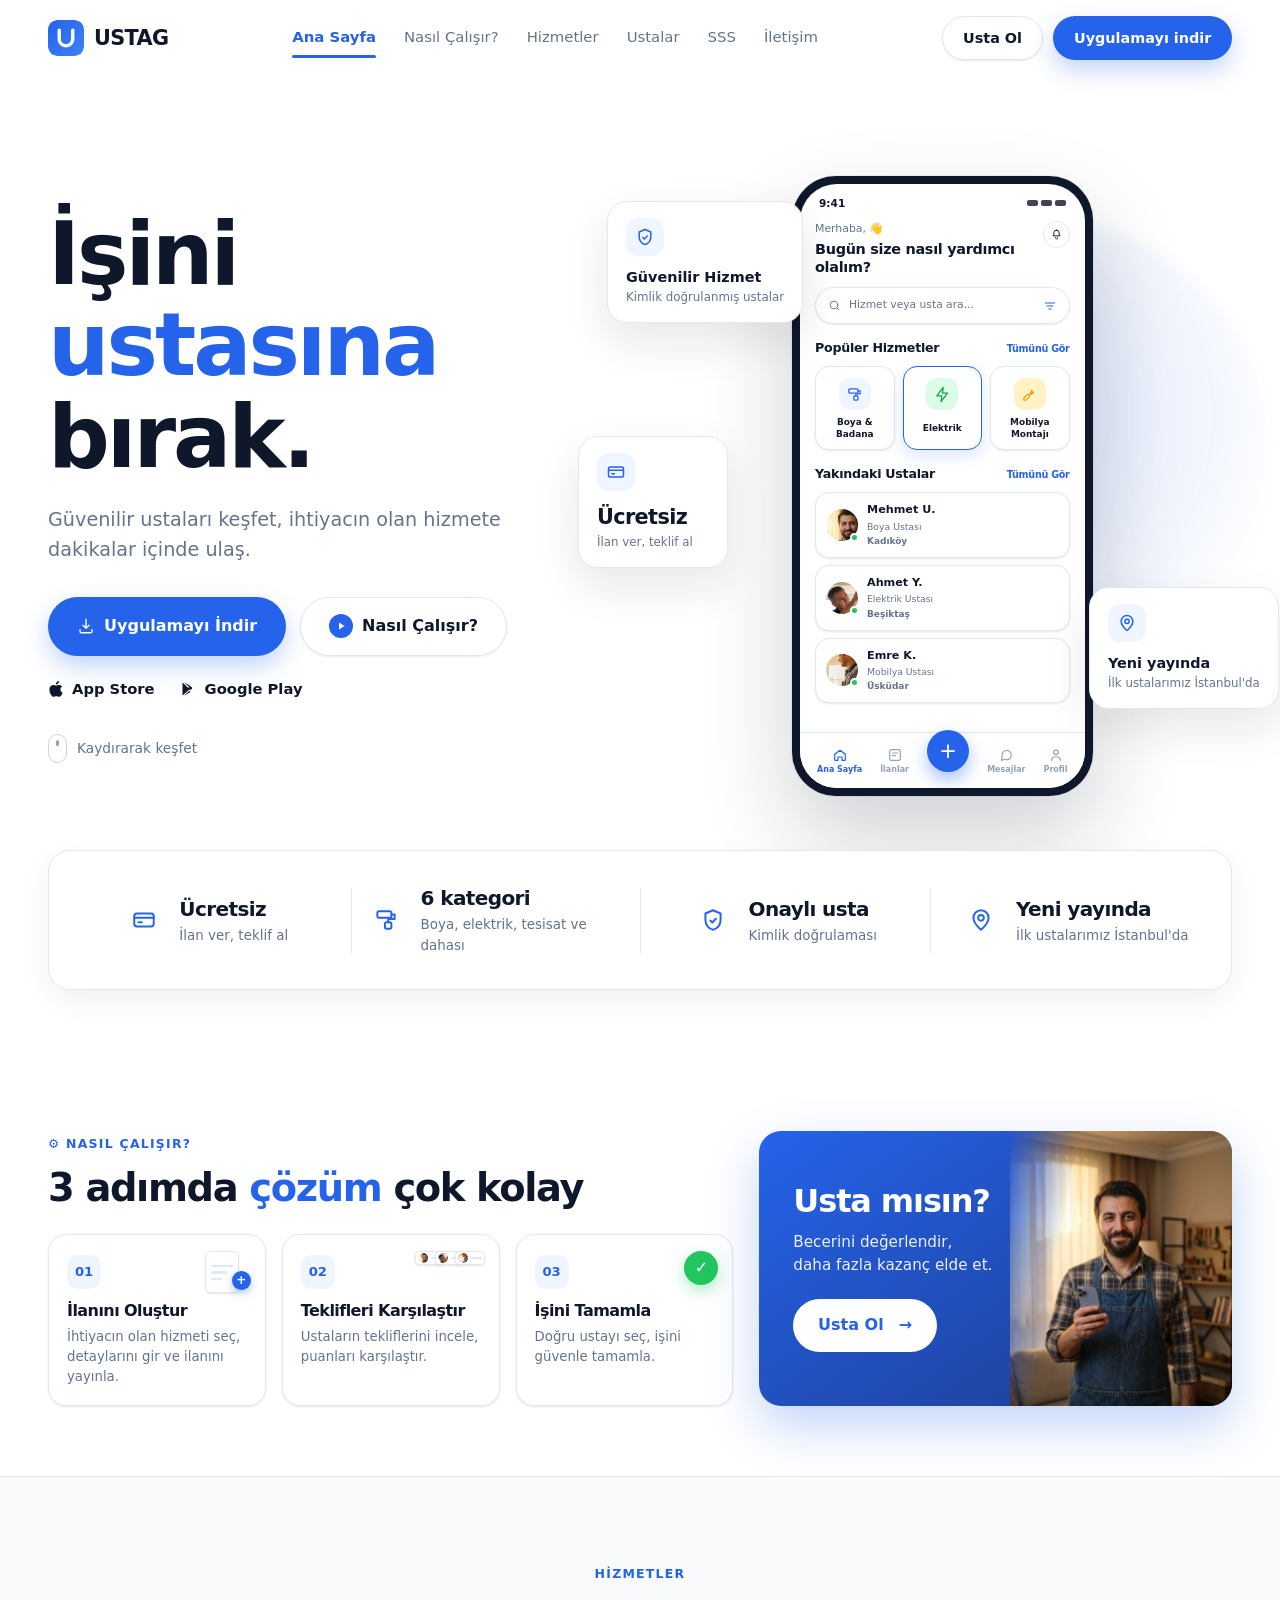
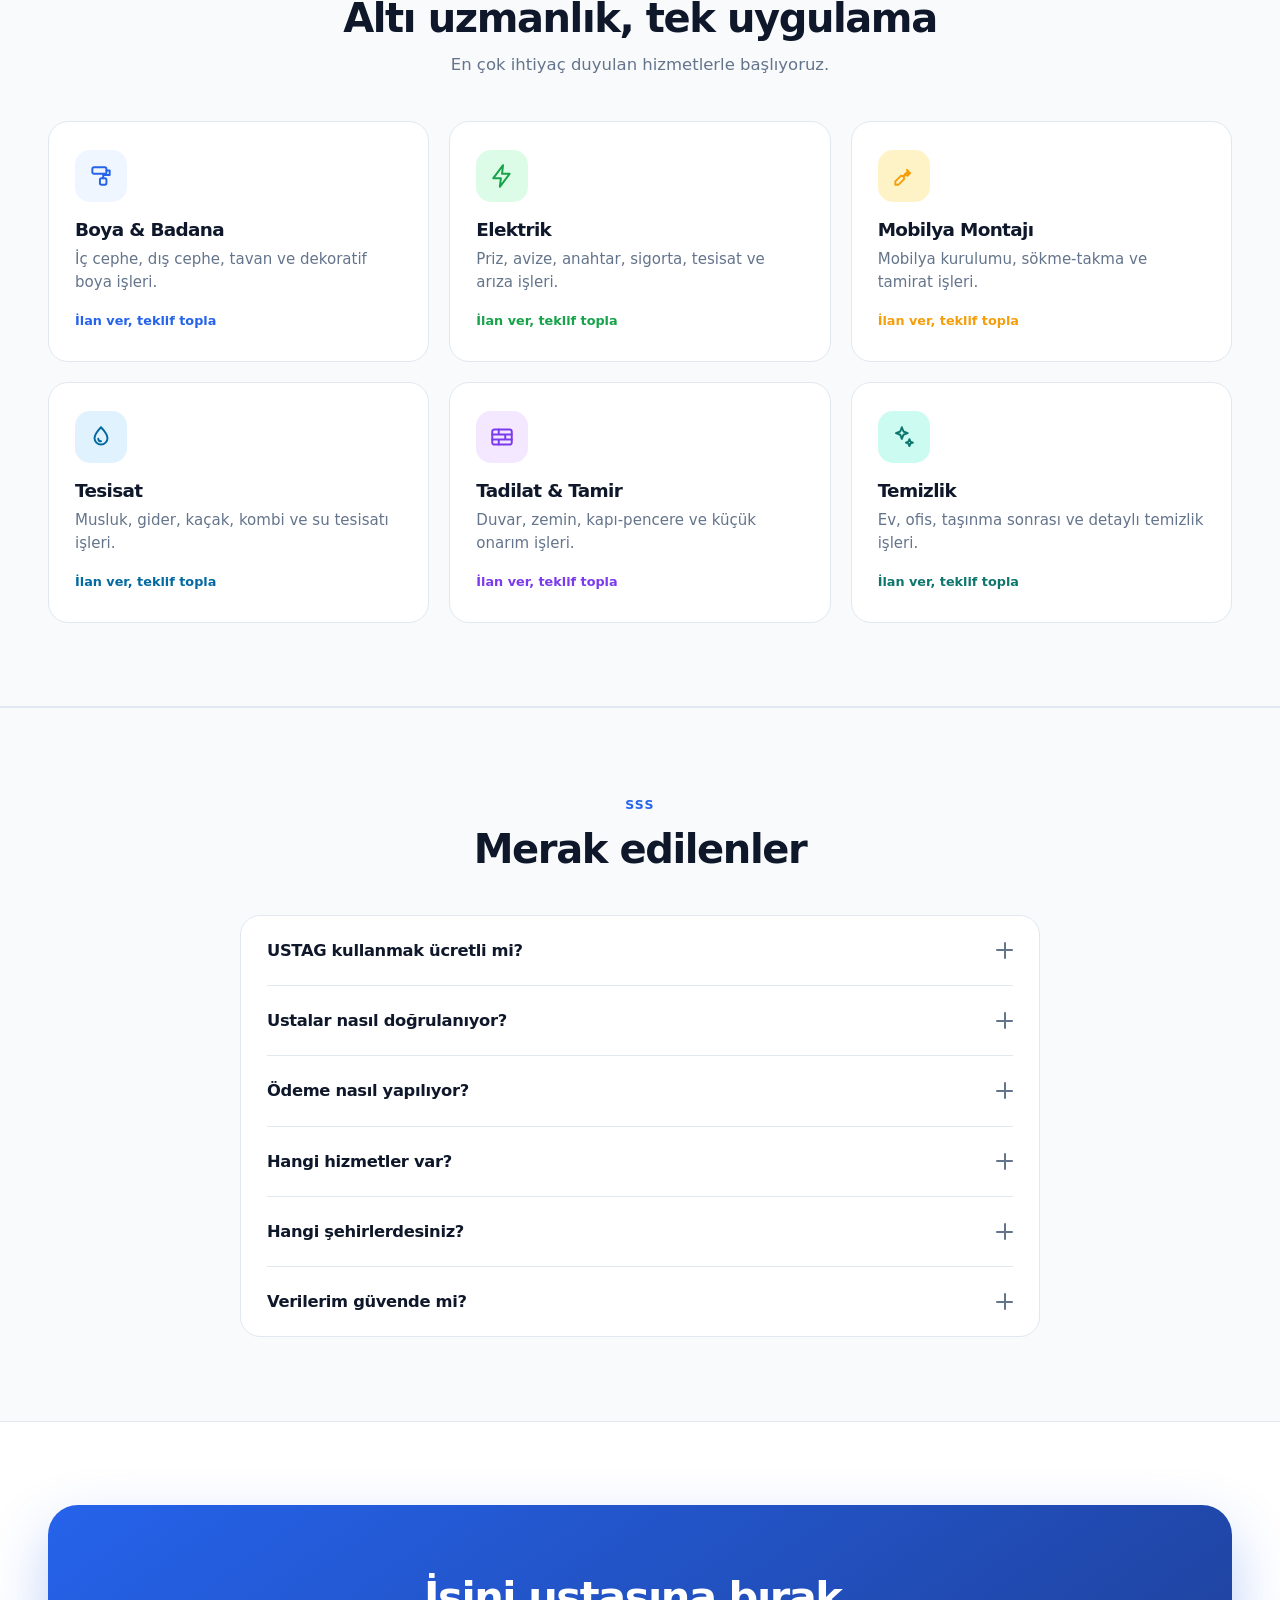
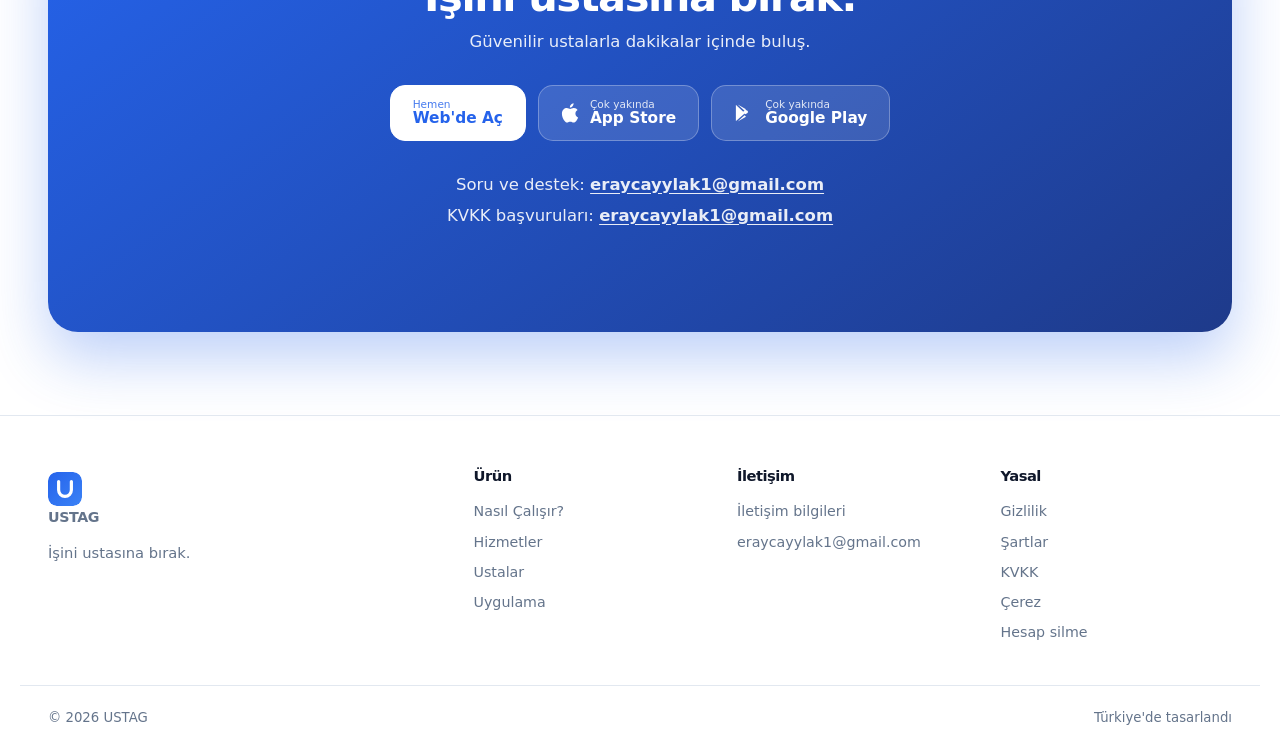
<file: index.html>
<!DOCTYPE html>
<html lang="tr">
<head>
  <meta charset="UTF-8" />
  <meta name="viewport" content="width=device-width, initial-scale=1, viewport-fit=cover" />
  <meta name="theme-color" content="#FFFFFF" />
  <meta http-equiv="Content-Security-Policy" content="default-src 'self'; script-src 'self'; style-src 'self' 'unsafe-inline' https://fonts.googleapis.com; font-src 'self' https://fonts.gstatic.com; img-src 'self' data:; connect-src 'self'; manifest-src 'self'; frame-src 'none'; object-src 'none'; base-uri 'self'; form-action 'self'" />
  <title>USTAG — İşini ustasına bırak.</title>
  <meta name="description" content="Güvenilir ustaları keşfet, ihtiyacın olan hizmete dakikalar içinde ulaş. Boya & badana, elektrik, mobilya montajı, tesisat, tadilat ve temizlik." />
  <link rel="canonical" href="https://eraycaylak.github.io/usto-web/" />
  <meta property="og:type" content="website" />
  <meta property="og:site_name" content="USTAG" />
  <meta property="og:title" content="USTAG — İşini ustasına bırak." />
  <meta property="og:description" content="Güvenilir ustaları keşfet, ihtiyacın olan hizmete dakikalar içinde ulaş." />
  <meta property="og:url" content="https://eraycaylak.github.io/usto-web/" />
  <meta property="og:image" content="https://eraycaylak.github.io/usto-web/assets/img/trust.jpg" />
  <meta property="og:locale" content="tr_TR" />
  <meta name="twitter:card" content="summary_large_image" />
  <link rel="icon" type="image/svg+xml" href="assets/favicon.svg" />
  <link rel="icon" type="image/png" sizes="64x64" href="favicon.png" />
  <link rel="icon" type="image/png" sizes="32x32" href="favicon-32.png" />
  <link rel="apple-touch-icon" href="apple-touch-icon.png" />
  <link rel="manifest" href="manifest.webmanifest" />
  <link rel="preconnect" href="https://fonts.googleapis.com" />
  <link rel="preconnect" href="https://fonts.gstatic.com" crossorigin />
  <link href="https://fonts.googleapis.com/css2?family=Inter:wght@400;500;600;700&family=Plus+Jakarta+Sans:wght@600;700;800&display=swap" rel="stylesheet" />
  <link rel="stylesheet" href="styles/tokens.css?v=9" />
  <link rel="stylesheet" href="styles/site.css?v=9" />
  <script type="application/ld+json">
  {"@context":"https://schema.org","@type":"MobileApplication","name":"USTAG","operatingSystem":"iOS, Android, Web","applicationCategory":"LifestyleApplication","description":"Güvenilir ustaları keşfet, ihtiyacın olan hizmete dakikalar içinde ulaş.","offers":{"@type":"Offer","price":"0","priceCurrency":"TRY"},"inLanguage":"tr-TR"}
  </script>
</head>
<body>
<a class="skip" href="#top">İçeriğe atla</a>
<div class="progress" id="progress" aria-hidden="true"></div>

<!-- ═══════════ NAV ═══════════ -->
<header class="nav" id="nav">
  <div class="wrap nav-in">
    <a class="brand" href="#top"><img src="assets/favicon.svg" alt="" width="36" height="36" /><span>USTAG</span></a>
    <nav class="nav-links" id="navLinks" aria-label="Menü">
      <a href="#top" class="on">Ana Sayfa</a>
      <a href="#nasil">Nasıl Çalışır?</a>
      <a href="#hizmetler">Hizmetler</a>
      <a href="#ustalar">Ustalar</a>
      <a href="#sss">SSS</a>
      <a href="#iletisim">İletişim</a>
    </nav>
    <div class="nav-act">
      <a href="app/" class="btn line sm nav-pro">Usta Ol</a>
      <a href="app/" class="btn primary sm"><span class="dn-s">Uygulamayı indir</span><span class="on-s">İndir</span></a>
      <button class="burger" id="menuBtn" type="button" aria-controls="navLinks" aria-expanded="false" aria-label="Menüyü aç">
        <span aria-hidden="true"></span><span aria-hidden="true"></span><span aria-hidden="true"></span>
      </button>
    </div>
  </div>
</header>

<main id="top">

  <!-- ═══════════ HERO ═══════════ -->
  <section class="hero">
    <div class="wrap hero-in">
      <div class="hero-copy">
        <h1 class="hero-h1" data-r data-hero="1">İşini <span class="bl">ustasına</span><br />bırak.</h1>
        <p class="hero-lead" data-r data-hero="2">Güvenilir ustaları keşfet, ihtiyacın olan hizmete<br class="dn-m" /> dakikalar içinde ulaş.</p>
        <div class="hero-cta" data-r data-hero="3">
          <a href="app/" class="btn primary lg">
            <svg viewBox="0 0 24 24" class="i"><path d="M12 3v12m0 0l-4-4m4 4l4-4M4 17v2a2 2 0 002 2h12a2 2 0 002-2v-2"/></svg>
            Uygulamayı İndir
          </a>
          <a href="#nasil" class="btn line lg">
            <span class="play"><svg viewBox="0 0 24 24" fill="currentColor" stroke="none"><path d="M8 5v14l11-7z"/></svg></span>
            Nasıl Çalışır?
          </a>
        </div>
        <div class="stores-min" data-r data-hero="4">
          <a href="app/"><svg viewBox="0 0 384 512" fill="currentColor" stroke="none" class="si"><path d="M318.7 268.7c-.2-36.7 16.4-64.4 50-84.8-18.8-26.9-47.2-41.7-84.7-44.6-35.5-2.8-74.3 20.7-88.5 20.7-15 0-49.4-19.7-76.4-19.7C63.3 141.2 4 184.8 4 273.5q0 39.3 14.4 81.2c12.8 36.7 59 126.7 107.2 125.2 25.2-.6 43-17.9 75.8-17.9 31.8 0 48.3 17.9 76.4 17.9 48.6-.7 90.4-82.5 102.6-119.3-65.2-30.7-61.7-90-61.7-91.9zM255.4 90.4c22.6-27.7 20.6-52.8 19.9-61.9-22.6 1.3-48.7 15.4-63.6 32.8-16.4 18.9-26 42.2-24 66.9 24.5 1.9 46.8-10.6 67.7-37.8z"/></svg> App Store</a>
          <a href="app/"><svg viewBox="0 0 512 512" fill="currentColor" stroke="none" class="si"><path d="M48 59.5v393c0 5.4 6.4 8.2 10.4 4.6l219.9-197L58.4 54.9C54.4 51.3 48 54.1 48 59.5zm297 141.3l-53.9-30.9-64.2 57.5 64.2 57.5 54-30.9c15.6-8.9 15.6-44.3-.1-53.2zM306.5 159L94.1 37.8l178.2 159.7L306.5 159zM272.3 314.5L94.1 474.2 306.5 353l-34.2-38.5z"/></svg> Google Play</a>
        </div>
        <a class="scrollhint" data-r data-hero="5" href="#nasil"><span class="mouse" aria-hidden="true"><i></i></span> Kaydırarak keşfet</a>
      </div>

      <!-- Telefon + floating kartlar (temsilî uygulama görünümü) -->
      <div class="hero-stage">
        <div class="blob" aria-hidden="true"></div>

        <div class="fcard fc1" data-r data-hero="4">
          <span class="fi"><svg viewBox="0 0 24 24"><path d="M12 3l7 3v6c0 4.4-3 8.3-7 9-4-.7-7-4.6-7-9V6l7-3z"/><path d="M9.5 12.5l1.8 1.8 3.4-3.4"/></svg></span>
          <b>Güvenilir Hizmet</b><em>Kimlik doğrulanmış ustalar</em>
        </div>
        <div class="fcard fc2" data-r data-hero="5">
          <span class="fi"><svg viewBox="0 0 24 24"><rect x="3" y="6" width="18" height="12" rx="2.5"/><path d="M3 10h18"/><path d="M7 14h3"/></svg></span>
          <b class="big">Ücretsiz</b><em>İlan ver, teklif al</em>
        </div>
        <div class="fcard fc3" data-r data-hero="6">
          <span class="fi"><svg viewBox="0 0 24 24"><path d="M12 21s7-5.6 7-11a7 7 0 10-14 0c0 5.4 7 11 7 11z"/><circle cx="12" cy="10" r="2.6"/></svg></span>
          <b>Yeni yayında</b><em>İlk ustalarımız İstanbul'da</em>
        </div>

        <div class="phone" id="heroPhone" data-r data-hero="2" role="img" aria-label="USTAG uygulamasının temsilî ekran görünümü">
          <div class="screen" aria-hidden="true">
            <div class="sbar"><span>9:41</span><span class="sb-r"><i></i><i></i><i></i></span></div>
            <div class="app">
              <div class="app-top">
                <div class="app-hi">Merhaba, 👋<b>Bugün size nasıl yardımcı olalım?</b></div>
                <span class="bell"><svg viewBox="0 0 24 24"><path d="M12 4a5 5 0 015 5v3l1.5 2.5h-13L7 12V9a5 5 0 015-5z"/><path d="M10 18a2 2 0 004 0"/></svg></span>
              </div>
              <div class="app-search">
                <svg viewBox="0 0 24 24" class="s"><circle cx="11" cy="11" r="7"/><path d="M20 20l-3.5-3.5"/></svg>
                <span>Hizmet veya usta ara...</span>
                <svg viewBox="0 0 24 24" class="f"><path d="M4 7h16M7 12h10M10 17h4"/></svg>
              </div>
              <div class="app-lbl">Popüler Hizmetler <em>Tümünü Gör</em></div>
              <div class="app-cats">
                <div class="cat"><span class="ci b"><svg viewBox="0 0 24 24"><rect x="4" y="4" width="13" height="6" rx="1.5"/><path d="M17 7h3v4h-6v3"/><rect x="11" y="14" width="6" height="6" rx="1.5"/></svg></span>Boya &amp; Badana</div>
                <div class="cat sel"><span class="ci g"><svg viewBox="0 0 24 24"><path d="M13 2L4 14h7l-1 8 9-12h-7l1-8z"/></svg></span>Elektrik</div>
                <div class="cat"><span class="ci o"><svg viewBox="0 0 24 24"><path d="M14.7 6.3a4 4 0 01-5.4 5.4L4 17v3h3l5.3-5.3a4 4 0 015.4-5.4l-2.5 2.5-1.4-1.4 2.5-2.5z"/></svg></span>Mobilya Montajı</div>
              </div>
              <div class="app-lbl">Yakındaki Ustalar <em>Tümünü Gör</em></div>
              <div class="app-row"><span class="av"><img src="assets/img/av1.jpg" alt="" width="180" height="180" /><i></i></span><span class="col"><b>Mehmet U.</b><em>Boya Ustası</em><small>Kadıköy</small></span></div>
              <div class="app-row"><span class="av"><img src="assets/img/av2.jpg" alt="" width="180" height="180" /><i></i></span><span class="col"><b>Ahmet Y.</b><em>Elektrik Ustası</em><small>Beşiktaş</small></span></div>
              <div class="app-row"><span class="av"><img src="assets/img/av3.jpg" alt="" width="180" height="180" /><i></i></span><span class="col"><b>Emre K.</b><em>Mobilya Ustası</em><small>Üsküdar</small></span></div>
            </div>
            <div class="tabbar">
              <span class="tb on"><svg viewBox="0 0 24 24"><path d="M4 11l8-6 8 6v8a1 1 0 01-1 1h-4v-5h-6v5H5a1 1 0 01-1-1z"/></svg>Ana Sayfa</span>
              <span class="tb"><svg viewBox="0 0 24 24"><rect x="4" y="4" width="16" height="16" rx="2.5"/><path d="M8 9h8M8 13h5"/></svg>İlanlar</span>
              <span class="fab">+</span>
              <span class="tb"><svg viewBox="0 0 24 24"><path d="M20 12a7 7 0 01-9.9 6.4L5 20l1.6-5.1A7 7 0 1120 12z"/></svg>Mesajlar</span>
              <span class="tb"><svg viewBox="0 0 24 24"><circle cx="12" cy="8" r="3.4"/><path d="M5 20c.7-3.5 3.4-5.4 7-5.4s6.3 1.9 7 5.4"/></svg>Profil</span>
            </div>
          </div>
        </div>
      </div>
    </div>
  </section>

  <!-- ═══════════ ÖZET ŞERİT ═══════════ -->
  <section class="stats" aria-label="USTAG özeti">
    <div class="wrap">
      <div class="stats-in" data-r>
        <div class="stat">
          <span class="sti"><svg viewBox="0 0 24 24"><rect x="3" y="6" width="18" height="12" rx="2.5"/><path d="M3 10h18"/><path d="M7 14h3"/></svg></span>
          <span class="stt"><b class="word">Ücretsiz</b><em>İlan ver, teklif al</em></span>
        </div>
        <div class="stat">
          <span class="sti"><svg viewBox="0 0 24 24"><rect x="4" y="4" width="13" height="6" rx="1.5"/><path d="M17 7h3v4h-6v3"/><rect x="11" y="14" width="6" height="6" rx="1.5"/></svg></span>
          <span class="stt"><b class="word">6 kategori</b><em>Boya, elektrik, tesisat ve dahası</em></span>
        </div>
        <div class="stat">
          <span class="sti"><svg viewBox="0 0 24 24"><path d="M12 3l7 3v6c0 4.4-3 8.3-7 9-4-.7-7-4.6-7-9V6l7-3z"/><path d="M9.5 12.5l1.8 1.8 3.4-3.4"/></svg></span>
          <span class="stt"><b class="word">Onaylı usta</b><em>Kimlik doğrulaması</em></span>
        </div>
        <div class="stat">
          <span class="sti"><svg viewBox="0 0 24 24"><path d="M12 21s7-5.6 7-11a7 7 0 10-14 0c0 5.4 7 11 7 11z"/><circle cx="12" cy="10" r="2.6"/></svg></span>
          <span class="stt"><b class="word">Yeni yayında</b><em>İlk ustalarımız İstanbul'da</em></span>
        </div>
      </div>
    </div>
  </section>

  <!-- ═══════════ NASIL ÇALIŞIR + USTA MISIN ═══════════ -->
  <section class="how" id="nasil">
    <div class="wrap how-grid">
      <div class="how-left">
        <span class="eyebrow" data-r>⚙ NASIL ÇALIŞIR?</span>
        <h2 data-r>3 adımda <span class="bl">çözüm</span> çok kolay</h2>
        <div class="steps">
          <article class="step" data-r>
            <span class="sn">01</span>
            <div class="sart" aria-hidden="true"><span class="doc"><i></i><i></i><i></i></span><span class="plus">+</span></div>
            <h3>İlanını Oluştur</h3>
            <p>İhtiyacın olan hizmeti seç, detaylarını gir ve ilanını yayınla.</p>
          </article>
          <article class="step" data-r>
            <span class="sn">02</span>
            <div class="sart" aria-hidden="true"><span class="rowlet"><img src="assets/img/av1.jpg" alt="" width="180" height="180" loading="lazy" decoding="async" /><i></i></span><span class="rowlet"><img src="assets/img/av2.jpg" alt="" width="180" height="180" loading="lazy" decoding="async" /><i></i></span><span class="rowlet"><img src="assets/img/av3.jpg" alt="" width="180" height="180" loading="lazy" decoding="async" /><i></i></span></div>
            <h3>Teklifleri Karşılaştır</h3>
            <p>Ustaların tekliflerini incele, puanları karşılaştır.</p>
          </article>
          <article class="step" data-r>
            <span class="sn">03</span>
            <div class="sart" aria-hidden="true"><span class="okbig">✓</span></div>
            <h3>İşini Tamamla</h3>
            <p>Doğru ustayı seç, işini güvenle tamamla.</p>
          </article>
        </div>
      </div>

      <aside class="pro-card" id="ustalar" data-r>
        <div class="pro-copy">
          <h2>Usta mısın?</h2>
          <p>Becerini değerlendir,<br />daha fazla kazanç elde et.</p>
          <a href="app/" class="btn white">Usta Ol <span class="arr" aria-hidden="true">→</span></a>
        </div>
        <div class="pro-img">
          <!-- 560px altında kart görselsiz gösteriliyor; boş kaynakla indirmeyi de engelliyoruz -->
          <picture>
            <source media="(max-width:560px)" srcset="[data-uri]" />
            <img src="assets/img/usta-portrait.jpg" alt="" width="896" height="1200" loading="lazy" decoding="async" />
          </picture>
        </div>
      </aside>
    </div>
  </section>

  <!-- ═══════════ HİZMETLER ═══════════ -->
  <section class="svc" id="hizmetler">
    <div class="wrap">
      <div class="head center" data-r>
        <span class="eyebrow">HİZMETLER</span>
        <h2>Altı uzmanlık, tek uygulama</h2>
        <p>En çok ihtiyaç duyulan hizmetlerle başlıyoruz.</p>
      </div>
      <div class="svc-grid">
        <article class="svc-card" data-r style="--a:var(--cat-boya);--ab:var(--cat-boya-bg)">
          <span class="svi"><svg viewBox="0 0 24 24"><rect x="4" y="4" width="13" height="6" rx="1.5"/><path d="M17 7h3v4h-6v3"/><rect x="11" y="14" width="6" height="6" rx="1.5"/></svg></span>
          <h3>Boya &amp; Badana</h3><p>İç cephe, dış cephe, tavan ve dekoratif boya işleri.</p><span class="svc-n">İlan ver, teklif topla</span>
        </article>
        <article class="svc-card" data-r style="--a:var(--cat-elektrik);--ab:var(--cat-elektrik-bg)">
          <span class="svi"><svg viewBox="0 0 24 24"><path d="M13 2L4 14h7l-1 8 9-12h-7l1-8z"/></svg></span>
          <h3>Elektrik</h3><p>Priz, avize, anahtar, sigorta, tesisat ve arıza işleri.</p><span class="svc-n">İlan ver, teklif topla</span>
        </article>
        <article class="svc-card" data-r style="--a:var(--cat-montaj);--ab:var(--cat-montaj-bg)">
          <span class="svi"><svg viewBox="0 0 24 24"><path d="M14.7 6.3a4 4 0 01-5.4 5.4L4 17v3h3l5.3-5.3a4 4 0 015.4-5.4l-2.5 2.5-1.4-1.4 2.5-2.5z"/></svg></span>
          <h3>Mobilya Montajı</h3><p>Mobilya kurulumu, sökme-takma ve tamirat işleri.</p><span class="svc-n">İlan ver, teklif topla</span>
        </article>
        <article class="svc-card" data-r style="--a:var(--cat-tesisat);--ab:var(--cat-tesisat-bg)">
          <span class="svi"><svg viewBox="0 0 24 24"><path d="M12 3s6 6.2 6 10a6 6 0 11-12 0c0-3.8 6-10 6-10z"/><path d="M9.5 13.5a2.5 2.5 0 002.5 2.5"/></svg></span>
          <h3>Tesisat</h3><p>Musluk, gider, kaçak, kombi ve su tesisatı işleri.</p><span class="svc-n">İlan ver, teklif topla</span>
        </article>
        <article class="svc-card" data-r style="--a:var(--cat-tadilat);--ab:var(--cat-tadilat-bg)">
          <span class="svi"><svg viewBox="0 0 24 24"><rect x="3" y="5" width="18" height="14" rx="2"/><path d="M3 9.7h18M3 14.3h18M9 5v4.7M15 9.7v4.6M9 14.3V19"/></svg></span>
          <h3>Tadilat &amp; Tamir</h3><p>Duvar, zemin, kapı-pencere ve küçük onarım işleri.</p><span class="svc-n">İlan ver, teklif topla</span>
        </article>
        <article class="svc-card" data-r style="--a:var(--cat-temizlik);--ab:var(--cat-temizlik-bg)">
          <span class="svi"><svg viewBox="0 0 24 24"><path d="M10 3l1.5 3.9L15.4 8.4l-3.9 1.5L10 13.8 8.5 9.9 4.6 8.4l3.9-1.5L10 3z"/><path d="M17 14l.9 2.3 2.3.9-2.3.9-.9 2.3-.9-2.3-2.3-.9 2.3-.9.9-2.3z"/></svg></span>
          <h3>Temizlik</h3><p>Ev, ofis, taşınma sonrası ve detaylı temizlik işleri.</p><span class="svc-n">İlan ver, teklif topla</span>
        </article>
      </div>
    </div>
  </section>

  <!-- ═══════════ SSS ═══════════ -->
  <section class="faq" id="sss">
    <div class="wrap">
      <div class="head center" data-r><span class="eyebrow">SSS</span><h2>Merak edilenler</h2></div>
      <div class="faq-list" data-r>
        <details><summary>USTAG kullanmak ücretli mi?<i aria-hidden="true"></i></summary><p>Hayır. İlan vermek ve teklif almak ücretsizdir.</p></details>
        <details><summary>Ustalar nasıl doğrulanıyor?<i aria-hidden="true"></i></summary><p>Ustalar kimlik doğrulamasından geçer; onaylananların profilinde "Onaylı" rozeti görünür. Puanlar yalnızca tamamlanan işlerden verilir.</p></details>
        <details><summary>Ödeme nasıl yapılıyor?<i aria-hidden="true"></i></summary><p>İlk sürümde ödeme, iş bitiminde usta ile aranızda gerçekleşir. Uygulama içi güvenli ödeme yakında.</p></details>
        <details><summary>Hangi hizmetler var?<i aria-hidden="true"></i></summary><p>Boya &amp; badana, elektrik, mobilya montajı, tesisat, tadilat &amp; tamir ve temizlik. Yeni kategoriler yolda.</p></details>
        <details><summary>Hangi şehirlerdesiniz?<i aria-hidden="true"></i></summary><p>Yeni yayına aldık; ilk ustalarımızla İstanbul'da başlıyoruz. Bulunduğun şehirde usta yoksa ilanını yine de bırakabilirsin.</p></details>
        <details><summary>Verilerim güvende mi?<i aria-hidden="true"></i></summary><p>KVKK'ya uygun çalışır, verilerini şifreli saklarız ve hesabını dilediğinde silebilirsin.</p></details>
      </div>
    </div>
  </section>

  <!-- ═══════════ CTA + İLETİŞİM ═══════════ -->
  <section class="final" id="iletisim">
    <div class="wrap">
      <div class="final-in" data-r>
        <h2>İşini ustasına bırak.</h2>
        <p>Güvenilir ustalarla dakikalar içinde buluş.</p>
        <div class="stores">
          <a class="store solid" href="app/"><span><small>Hemen</small>Web'de Aç</span></a>
          <a class="store" href="app/" title="Çok yakında"><svg viewBox="0 0 384 512" width="18" height="22" fill="currentColor" stroke="none" aria-hidden="true"><path d="M318.7 268.7c-.2-36.7 16.4-64.4 50-84.8-18.8-26.9-47.2-41.7-84.7-44.6-35.5-2.8-74.3 20.7-88.5 20.7-15 0-49.4-19.7-76.4-19.7C63.3 141.2 4 184.8 4 273.5q0 39.3 14.4 81.2c12.8 36.7 59 126.7 107.2 125.2 25.2-.6 43-17.9 75.8-17.9 31.8 0 48.3 17.9 76.4 17.9 48.6-.7 90.4-82.5 102.6-119.3-65.2-30.7-61.7-90-61.7-91.9zM255.4 90.4c22.6-27.7 20.6-52.8 19.9-61.9-22.6 1.3-48.7 15.4-63.6 32.8-16.4 18.9-26 42.2-24 66.9 24.5 1.9 46.8-10.6 67.7-37.8z"/></svg><span><small>Çok yakında</small>App Store</span></a>
          <a class="store" href="app/" title="Çok yakında"><svg viewBox="0 0 512 512" width="20" height="20" fill="currentColor" stroke="none" aria-hidden="true"><path d="M48 59.5v393c0 5.4 6.4 8.2 10.4 4.6l219.9-197L58.4 54.9C54.4 51.3 48 54.1 48 59.5zm297 141.3l-53.9-30.9-64.2 57.5 64.2 57.5 54-30.9c15.6-8.9 15.6-44.3-.1-53.2zM306.5 159L94.1 37.8l178.2 159.7L306.5 159zM272.3 314.5L94.1 474.2 306.5 353l-34.2-38.5z"/></svg><span><small>Çok yakında</small>Google Play</span></a>
        </div>
        <p class="final-contact">
          Soru ve destek: <a href="mailto:eraycayylak1@gmail.com">eraycayylak1@gmail.com</a><br />
          KVKK başvuruları: <a href="mailto:eraycayylak1@gmail.com">eraycayylak1@gmail.com</a>
        </p>
      </div>
    </div>
  </section>
</main>

<footer class="foot">
  <div class="wrap foot-in">
    <div class="foot-brand">
      <a class="brand" href="#top"><img src="assets/favicon.svg" alt="" width="34" height="34" /><span>USTAG</span></a>
      <p>İşini ustasına bırak.</p>
    </div>
    <div><h2>Ürün</h2><a href="#nasil">Nasıl Çalışır?</a><a href="#hizmetler">Hizmetler</a><a href="#ustalar">Ustalar</a><a href="app/">Uygulama</a></div>
    <div><h2>İletişim</h2><a href="#iletisim">İletişim bilgileri</a><a href="mailto:eraycayylak1@gmail.com">eraycayylak1@gmail.com</a></div>
    <div><h2>Yasal</h2><a href="legal/privacy.html">Gizlilik</a><a href="legal/terms.html">Şartlar</a><a href="legal/kvkk.html">KVKK</a><a href="legal/cookie.html">Çerez</a><a href="legal/delete-account.html">Hesap silme</a></div>
  </div>
  <div class="wrap foot-b"><span>© 2026 USTAG</span><span>Türkiye'de tasarlandı</span></div>
</footer>

<script src="vendor/lenis-1.1.13.min.js" defer></script>
<script src="vendor/gsap-3.12.5.min.js" defer></script>
<script src="vendor/ScrollTrigger-3.12.5.min.js" defer></script>
<script src="scripts/site.js?v=9" defer></script>
</body>
</html>
</file>
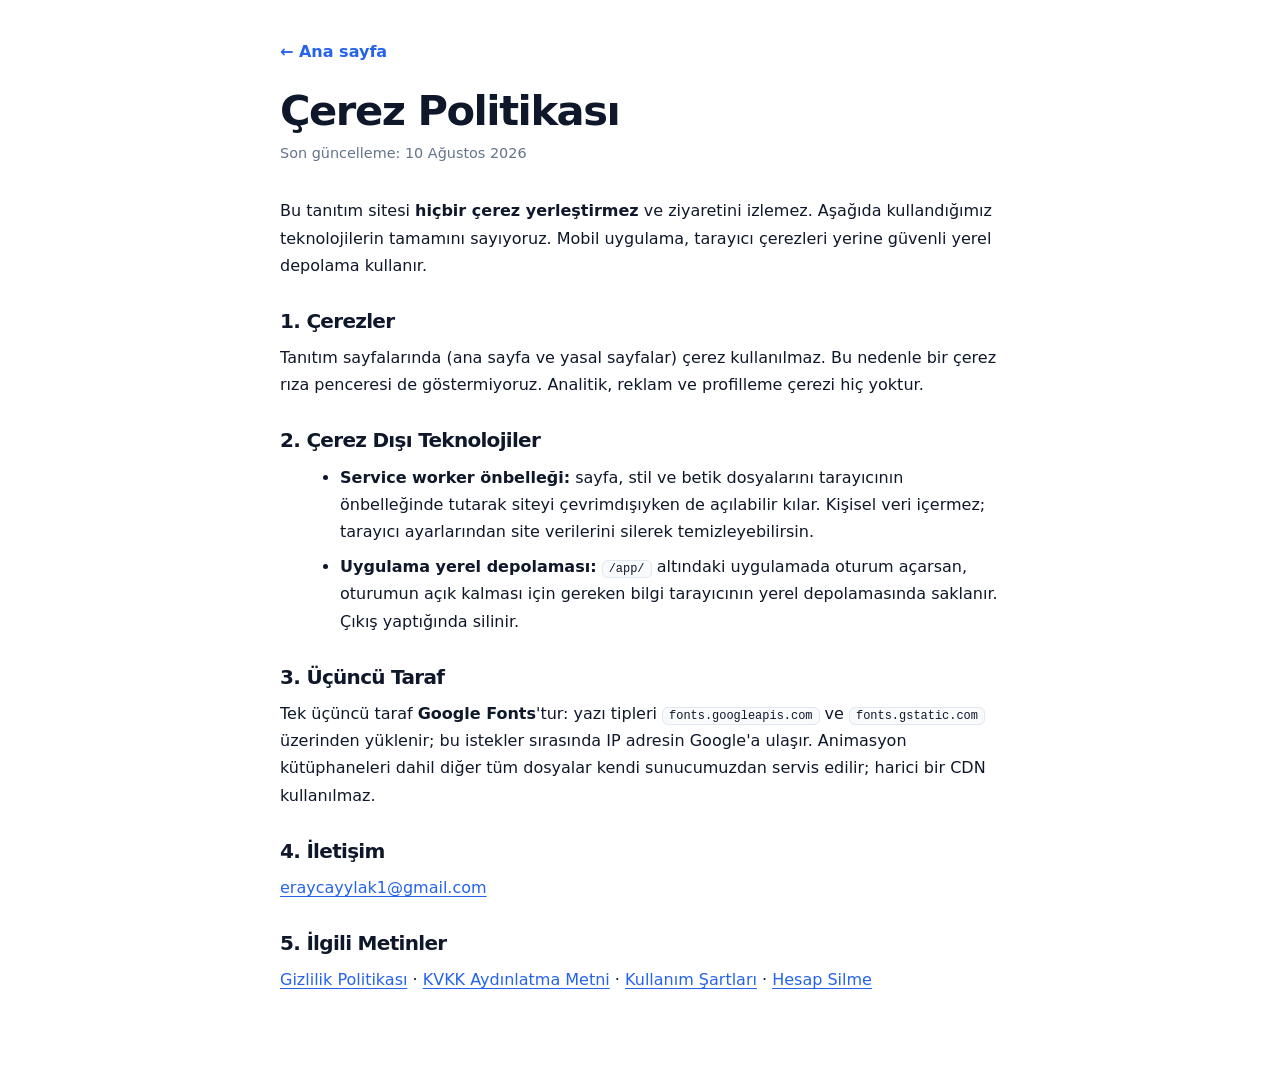
<file: legal/cookie.html>
<!DOCTYPE html>
<html lang="tr">
<head>
  <meta charset="UTF-8" />
  <meta name="viewport" content="width=device-width, initial-scale=1" />
  <meta name="theme-color" content="#2563EB" />
  <meta http-equiv="Content-Security-Policy" content="default-src 'self'; script-src 'none'; style-src 'self' 'unsafe-inline' https://fonts.googleapis.com; font-src 'self' https://fonts.gstatic.com; img-src 'self' data:; connect-src 'none'; frame-src 'none'; object-src 'none'; base-uri 'self'; form-action 'none'" />
  <title>Çerez Politikası — USTAG</title>
  <meta name="description" content="USTAG çerez politikası: tanıtım sitemiz çerez kullanmaz; kullandığımız tek üçüncü taraf Google Fonts'tur." />
  <link rel="icon" type="image/svg+xml" href="../assets/favicon.svg" />
  <link rel="icon" type="image/png" href="../favicon.png" />
  <link rel="apple-touch-icon" href="../apple-touch-icon.png" />
  <link href="https://fonts.googleapis.com/css2?family=Inter:wght@400;500;600;700&family=Plus+Jakarta+Sans:wght@700;800&display=swap" rel="stylesheet" />
  <link rel="stylesheet" href="../styles/tokens.css?v=9" />
  <link rel="stylesheet" href="../styles/site.css?v=9" />
  <link rel="stylesheet" href="legal.css?v=9" />
</head>
<body>
  <article class="legal">
    <a class="back" href="../index.html">← Ana sayfa</a>
    <h1>Çerez Politikası</h1>
    <p class="updated">Son güncelleme: 10 Ağustos 2026</p>

    <p>Bu tanıtım sitesi <b>hiçbir çerez yerleştirmez</b> ve ziyaretini izlemez. Aşağıda kullandığımız teknolojilerin tamamını sayıyoruz. Mobil uygulama, tarayıcı çerezleri yerine güvenli yerel depolama kullanır.</p>

    <h2>1. Çerezler</h2>
    <p>Tanıtım sayfalarında (ana sayfa ve yasal sayfalar) çerez kullanılmaz. Bu nedenle bir çerez rıza penceresi de göstermiyoruz. Analitik, reklam ve profilleme çerezi hiç yoktur.</p>

    <h2>2. Çerez Dışı Teknolojiler</h2>
    <ul>
      <li><b>Service worker önbelleği:</b> sayfa, stil ve betik dosyalarını tarayıcının önbelleğinde tutarak siteyi çevrimdışıyken de açılabilir kılar. Kişisel veri içermez; tarayıcı ayarlarından site verilerini silerek temizleyebilirsin.</li>
      <li><b>Uygulama yerel depolaması:</b> <code>/app/</code> altındaki uygulamada oturum açarsan, oturumun açık kalması için gereken bilgi tarayıcının yerel depolamasında saklanır. Çıkış yaptığında silinir.</li>
    </ul>

    <h2>3. Üçüncü Taraf</h2>
    <p>Tek üçüncü taraf <b>Google Fonts</b>'tur: yazı tipleri <code>fonts.googleapis.com</code> ve <code>fonts.gstatic.com</code> üzerinden yüklenir; bu istekler sırasında IP adresin Google'a ulaşır. Animasyon kütüphaneleri dahil diğer tüm dosyalar kendi sunucumuzdan servis edilir; harici bir CDN kullanılmaz.</p>

    <h2>4. İletişim</h2>
    <p><a href="mailto:eraycayylak1@gmail.com">eraycayylak1@gmail.com</a></p>

    <h2>5. İlgili Metinler</h2>
    <p><a href="privacy.html">Gizlilik Politikası</a> · <a href="kvkk.html">KVKK Aydınlatma Metni</a> · <a href="terms.html">Kullanım Şartları</a> · <a href="delete-account.html">Hesap Silme</a></p>
  </article>
</body>
</html>
</file>
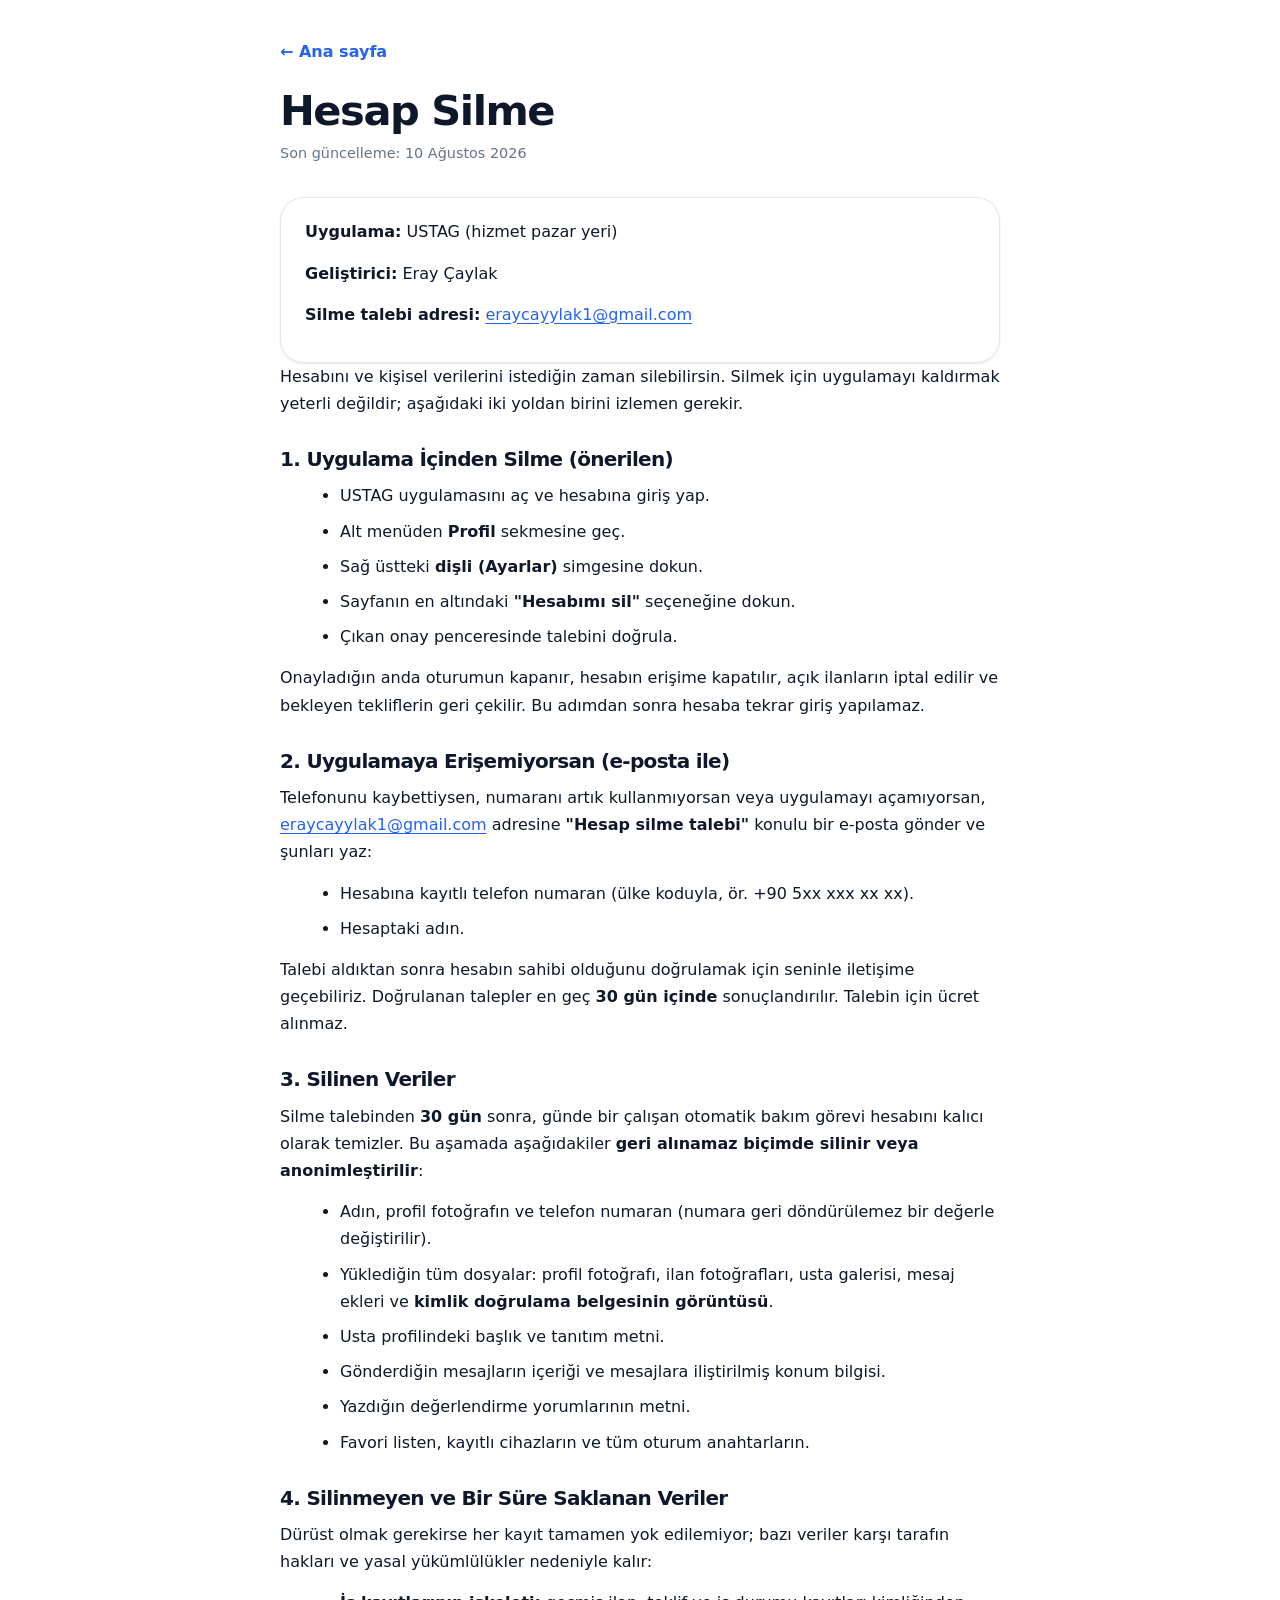
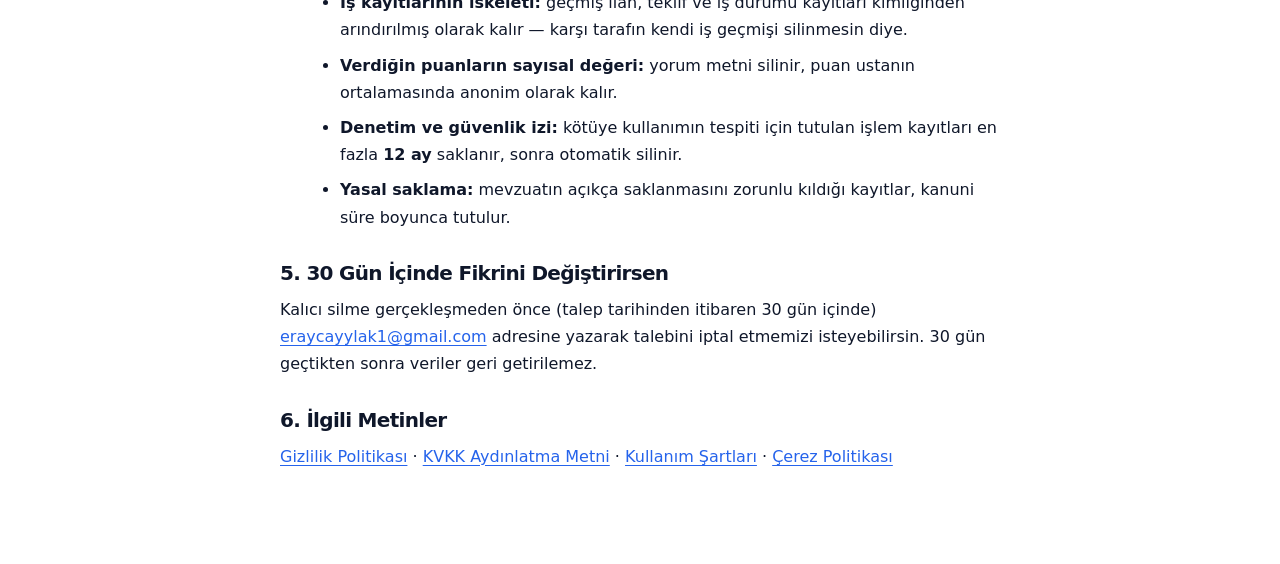
<file: legal/delete-account.html>
<!DOCTYPE html>
<html lang="tr">
<head>
  <meta charset="UTF-8" />
  <meta name="viewport" content="width=device-width, initial-scale=1" />
  <meta name="theme-color" content="#2563EB" />
  <meta http-equiv="Content-Security-Policy" content="default-src 'self'; script-src 'none'; style-src 'self' 'unsafe-inline' https://fonts.googleapis.com; font-src 'self' https://fonts.gstatic.com; img-src 'self' data:; connect-src 'none'; frame-src 'none'; object-src 'none'; base-uri 'self'; form-action 'none'" />
  <title>Hesap Silme — USTAG</title>
  <meta name="description" content="USTAG hesabını nasıl silersin: uygulama içi adımlar, uygulamaya erişemeyenler için e-posta yolu, silinen veriler ve saklama süreleri." />
  <link rel="icon" type="image/svg+xml" href="../assets/favicon.svg" />
  <link rel="icon" type="image/png" href="../favicon.png" />
  <link rel="apple-touch-icon" href="../apple-touch-icon.png" />
  <link href="https://fonts.googleapis.com/css2?family=Inter:wght@400;500;600;700&family=Plus+Jakarta+Sans:wght@700;800&display=swap" rel="stylesheet" />
  <link rel="stylesheet" href="../styles/tokens.css?v=9" />
  <link rel="stylesheet" href="../styles/site.css?v=9" />
  <link rel="stylesheet" href="legal.css?v=9" />
</head>
<body>
  <article class="legal">
    <a class="back" href="../index.html">← Ana sayfa</a>
    <h1>Hesap Silme</h1>
    <p class="updated">Son güncelleme: 10 Ağustos 2026</p>

    <div class="card">
      <p><b>Uygulama:</b> USTAG (hizmet pazar yeri)</p>
      <p><b>Geliştirici:</b> Eray Çaylak</p>
      <p><b>Silme talebi adresi:</b> <a href="mailto:eraycayylak1@gmail.com">eraycayylak1@gmail.com</a></p>
    </div>

    <p>Hesabını ve kişisel verilerini istediğin zaman silebilirsin. Silmek için uygulamayı kaldırmak yeterli değildir; aşağıdaki iki yoldan birini izlemen gerekir.</p>

    <h2>1. Uygulama İçinden Silme (önerilen)</h2>
    <ul>
      <li>USTAG uygulamasını aç ve hesabına giriş yap.</li>
      <li>Alt menüden <b>Profil</b> sekmesine geç.</li>
      <li>Sağ üstteki <b>dişli (Ayarlar)</b> simgesine dokun.</li>
      <li>Sayfanın en altındaki <b>"Hesabımı sil"</b> seçeneğine dokun.</li>
      <li>Çıkan onay penceresinde talebini doğrula.</li>
    </ul>
    <p>Onayladığın anda oturumun kapanır, hesabın erişime kapatılır, açık ilanların iptal edilir ve bekleyen tekliflerin geri çekilir. Bu adımdan sonra hesaba tekrar giriş yapılamaz.</p>

    <h2>2. Uygulamaya Erişemiyorsan (e-posta ile)</h2>
    <p>Telefonunu kaybettiysen, numaranı artık kullanmıyorsan veya uygulamayı açamıyorsan, <a href="mailto:eraycayylak1@gmail.com">eraycayylak1@gmail.com</a> adresine <b>"Hesap silme talebi"</b> konulu bir e-posta gönder ve şunları yaz:</p>
    <ul>
      <li>Hesabına kayıtlı telefon numaran (ülke koduyla, ör. +90 5xx xxx xx xx).</li>
      <li>Hesaptaki adın.</li>
    </ul>
    <p>Talebi aldıktan sonra hesabın sahibi olduğunu doğrulamak için seninle iletişime geçebiliriz. Doğrulanan talepler en geç <b>30 gün içinde</b> sonuçlandırılır. Talebin için ücret alınmaz.</p>

    <h2>3. Silinen Veriler</h2>
    <p>Silme talebinden <b>30 gün</b> sonra, günde bir çalışan otomatik bakım görevi hesabını kalıcı olarak temizler. Bu aşamada aşağıdakiler <b>geri alınamaz biçimde silinir veya anonimleştirilir</b>:</p>
    <ul>
      <li>Adın, profil fotoğrafın ve telefon numaran (numara geri döndürülemez bir değerle değiştirilir).</li>
      <li>Yüklediğin tüm dosyalar: profil fotoğrafı, ilan fotoğrafları, usta galerisi, mesaj ekleri ve <b>kimlik doğrulama belgesinin görüntüsü</b>.</li>
      <li>Usta profilindeki başlık ve tanıtım metni.</li>
      <li>Gönderdiğin mesajların içeriği ve mesajlara iliştirilmiş konum bilgisi.</li>
      <li>Yazdığın değerlendirme yorumlarının metni.</li>
      <li>Favori listen, kayıtlı cihazların ve tüm oturum anahtarların.</li>
    </ul>

    <h2>4. Silinmeyen ve Bir Süre Saklanan Veriler</h2>
    <p>Dürüst olmak gerekirse her kayıt tamamen yok edilemiyor; bazı veriler karşı tarafın hakları ve yasal yükümlülükler nedeniyle kalır:</p>
    <ul>
      <li><b>İş kayıtlarının iskeleti:</b> geçmiş ilan, teklif ve iş durumu kayıtları kimliğinden arındırılmış olarak kalır — karşı tarafın kendi iş geçmişi silinmesin diye.</li>
      <li><b>Verdiğin puanların sayısal değeri:</b> yorum metni silinir, puan ustanın ortalamasında anonim olarak kalır.</li>
      <li><b>Denetim ve güvenlik izi:</b> kötüye kullanımın tespiti için tutulan işlem kayıtları en fazla <b>12 ay</b> saklanır, sonra otomatik silinir.</li>
      <li><b>Yasal saklama:</b> mevzuatın açıkça saklanmasını zorunlu kıldığı kayıtlar, kanuni süre boyunca tutulur.</li>
    </ul>

    <h2>5. 30 Gün İçinde Fikrini Değiştirirsen</h2>
    <p>Kalıcı silme gerçekleşmeden önce (talep tarihinden itibaren 30 gün içinde) <a href="mailto:eraycayylak1@gmail.com">eraycayylak1@gmail.com</a> adresine yazarak talebini iptal etmemizi isteyebilirsin. 30 gün geçtikten sonra veriler geri getirilemez.</p>

    <h2>6. İlgili Metinler</h2>
    <p><a href="privacy.html">Gizlilik Politikası</a> · <a href="kvkk.html">KVKK Aydınlatma Metni</a> · <a href="terms.html">Kullanım Şartları</a> · <a href="cookie.html">Çerez Politikası</a></p>
  </article>
</body>
</html>
</file>
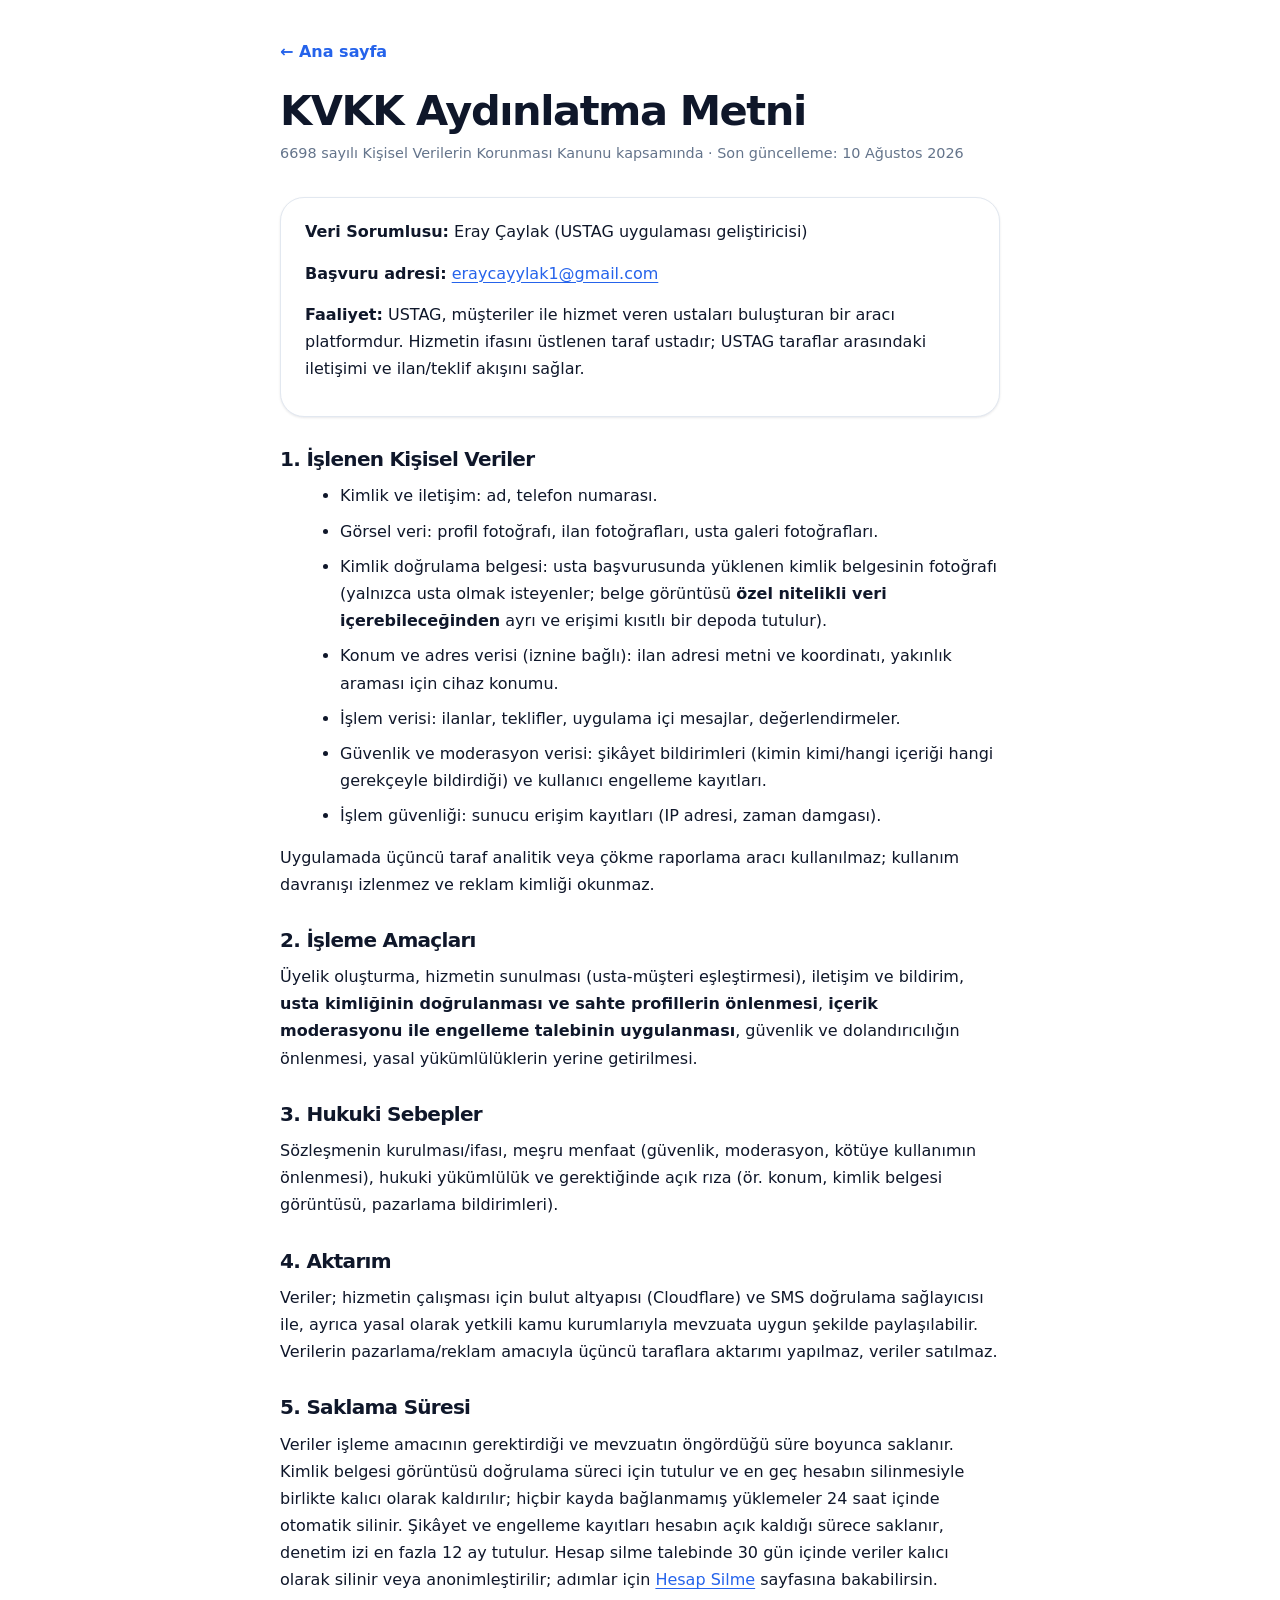
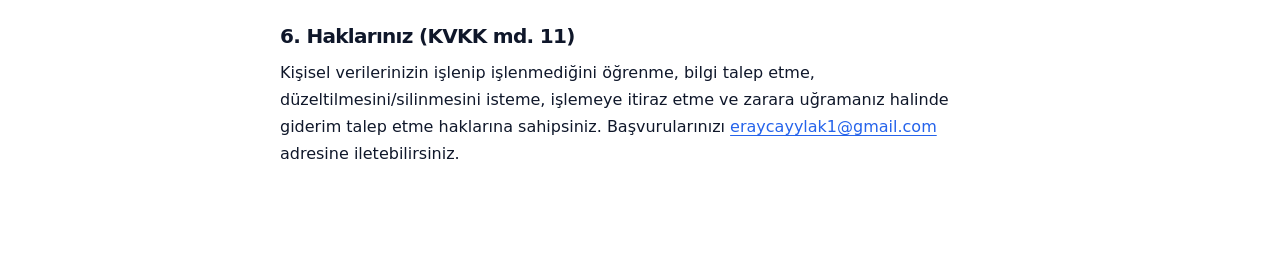
<file: legal/kvkk.html>
<!DOCTYPE html>
<html lang="tr">
<head>
  <meta charset="UTF-8" />
  <meta name="viewport" content="width=device-width, initial-scale=1" />
  <meta name="theme-color" content="#2563EB" />
  <meta http-equiv="Content-Security-Policy" content="default-src 'self'; script-src 'none'; style-src 'self' 'unsafe-inline' https://fonts.googleapis.com; font-src 'self' https://fonts.gstatic.com; img-src 'self' data:; connect-src 'none'; frame-src 'none'; object-src 'none'; base-uri 'self'; form-action 'none'" />
  <title>KVKK Aydınlatma Metni — USTAG</title>
  <meta name="description" content="6698 sayılı KVKK kapsamında USTAG aydınlatma metni." />
  <link rel="icon" type="image/svg+xml" href="../assets/favicon.svg" />
  <link rel="icon" type="image/png" href="../favicon.png" />
  <link rel="apple-touch-icon" href="../apple-touch-icon.png" />
  <link href="https://fonts.googleapis.com/css2?family=Inter:wght@400;500;600;700&family=Plus+Jakarta+Sans:wght@700;800&display=swap" rel="stylesheet" />
  <link rel="stylesheet" href="../styles/tokens.css?v=9" />
  <link rel="stylesheet" href="../styles/site.css?v=9" />
  <link rel="stylesheet" href="legal.css?v=9" />
</head>
<body>
  <article class="legal">
    <a class="back" href="../index.html">← Ana sayfa</a>
    <h1>KVKK Aydınlatma Metni</h1>
    <p class="updated">6698 sayılı Kişisel Verilerin Korunması Kanunu kapsamında · Son güncelleme: 10 Ağustos 2026</p>

    <div class="card">
      <p><b>Veri Sorumlusu:</b> Eray Çaylak (USTAG uygulaması geliştiricisi)</p>
      <p><b>Başvuru adresi:</b> <a href="mailto:eraycayylak1@gmail.com">eraycayylak1@gmail.com</a></p>
      <p><b>Faaliyet:</b> USTAG, müşteriler ile hizmet veren ustaları buluşturan bir aracı platformdur.
        Hizmetin ifasını üstlenen taraf ustadır; USTAG taraflar arasındaki iletişimi ve ilan/teklif akışını sağlar.</p>
    </div>

    <h2>1. İşlenen Kişisel Veriler</h2>
    <ul>
      <li>Kimlik ve iletişim: ad, telefon numarası.</li>
      <li>Görsel veri: profil fotoğrafı, ilan fotoğrafları, usta galeri fotoğrafları.</li>
      <li>Kimlik doğrulama belgesi: usta başvurusunda yüklenen kimlik belgesinin fotoğrafı (yalnızca usta olmak isteyenler; belge görüntüsü <b>özel nitelikli veri içerebileceğinden</b> ayrı ve erişimi kısıtlı bir depoda tutulur).</li>
      <li>Konum ve adres verisi (iznine bağlı): ilan adresi metni ve koordinatı, yakınlık araması için cihaz konumu.</li>
      <li>İşlem verisi: ilanlar, teklifler, uygulama içi mesajlar, değerlendirmeler.</li>
      <li>Güvenlik ve moderasyon verisi: şikâyet bildirimleri (kimin kimi/hangi içeriği hangi gerekçeyle bildirdiği) ve kullanıcı engelleme kayıtları.</li>
      <li>İşlem güvenliği: sunucu erişim kayıtları (IP adresi, zaman damgası).</li>
    </ul>
    <p>Uygulamada üçüncü taraf analitik veya çökme raporlama aracı kullanılmaz; kullanım davranışı izlenmez ve reklam kimliği okunmaz.</p>

    <h2>2. İşleme Amaçları</h2>
    <p>Üyelik oluşturma, hizmetin sunulması (usta-müşteri eşleştirmesi), iletişim ve bildirim, <b>usta kimliğinin doğrulanması ve sahte profillerin önlenmesi</b>, <b>içerik moderasyonu ile engelleme talebinin uygulanması</b>, güvenlik ve dolandırıcılığın önlenmesi, yasal yükümlülüklerin yerine getirilmesi.</p>

    <h2>3. Hukuki Sebepler</h2>
    <p>Sözleşmenin kurulması/ifası, meşru menfaat (güvenlik, moderasyon, kötüye kullanımın önlenmesi), hukuki yükümlülük ve gerektiğinde açık rıza (ör. konum, kimlik belgesi görüntüsü, pazarlama bildirimleri).</p>

    <h2>4. Aktarım</h2>
    <p>Veriler; hizmetin çalışması için bulut altyapısı (Cloudflare) ve SMS doğrulama sağlayıcısı ile, ayrıca yasal olarak yetkili kamu kurumlarıyla mevzuata uygun şekilde paylaşılabilir. Verilerin pazarlama/reklam amacıyla üçüncü taraflara aktarımı yapılmaz, veriler satılmaz.</p>

    <h2>5. Saklama Süresi</h2>
    <p>Veriler işleme amacının gerektirdiği ve mevzuatın öngördüğü süre boyunca saklanır. Kimlik belgesi görüntüsü doğrulama süreci için tutulur ve en geç hesabın silinmesiyle birlikte kalıcı olarak kaldırılır; hiçbir kayda bağlanmamış yüklemeler 24 saat içinde otomatik silinir. Şikâyet ve engelleme kayıtları hesabın açık kaldığı sürece saklanır, denetim izi en fazla 12 ay tutulur. Hesap silme talebinde 30 gün içinde veriler kalıcı olarak silinir veya anonimleştirilir; adımlar için <a href="delete-account.html">Hesap Silme</a> sayfasına bakabilirsin.</p>

    <h2>6. Haklarınız (KVKK md. 11)</h2>
    <p>Kişisel verilerinizin işlenip işlenmediğini öğrenme, bilgi talep etme, düzeltilmesini/silinmesini isteme, işlemeye itiraz etme ve zarara uğramanız halinde giderim talep etme haklarına sahipsiniz. Başvurularınızı <a href="mailto:eraycayylak1@gmail.com">eraycayylak1@gmail.com</a> adresine iletebilirsiniz.</p>
  </article>
</body>
</html>
</file>
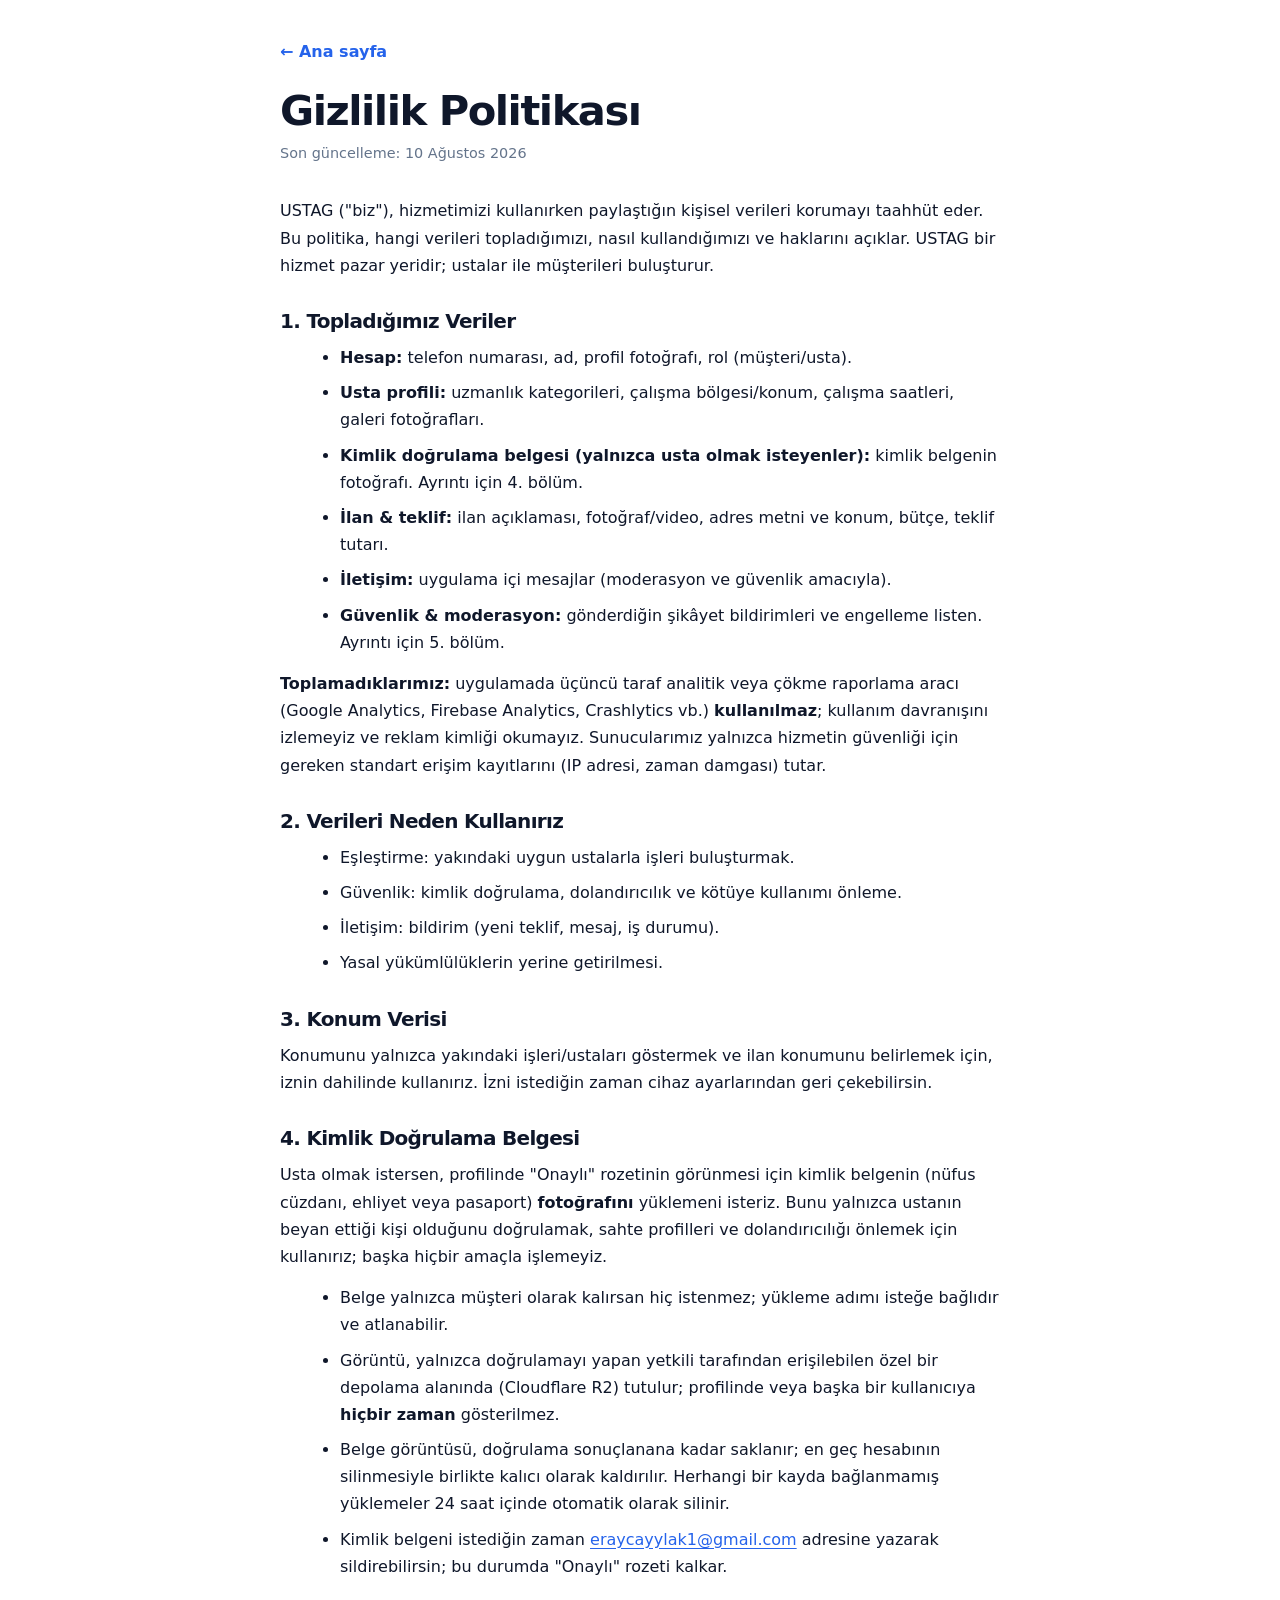
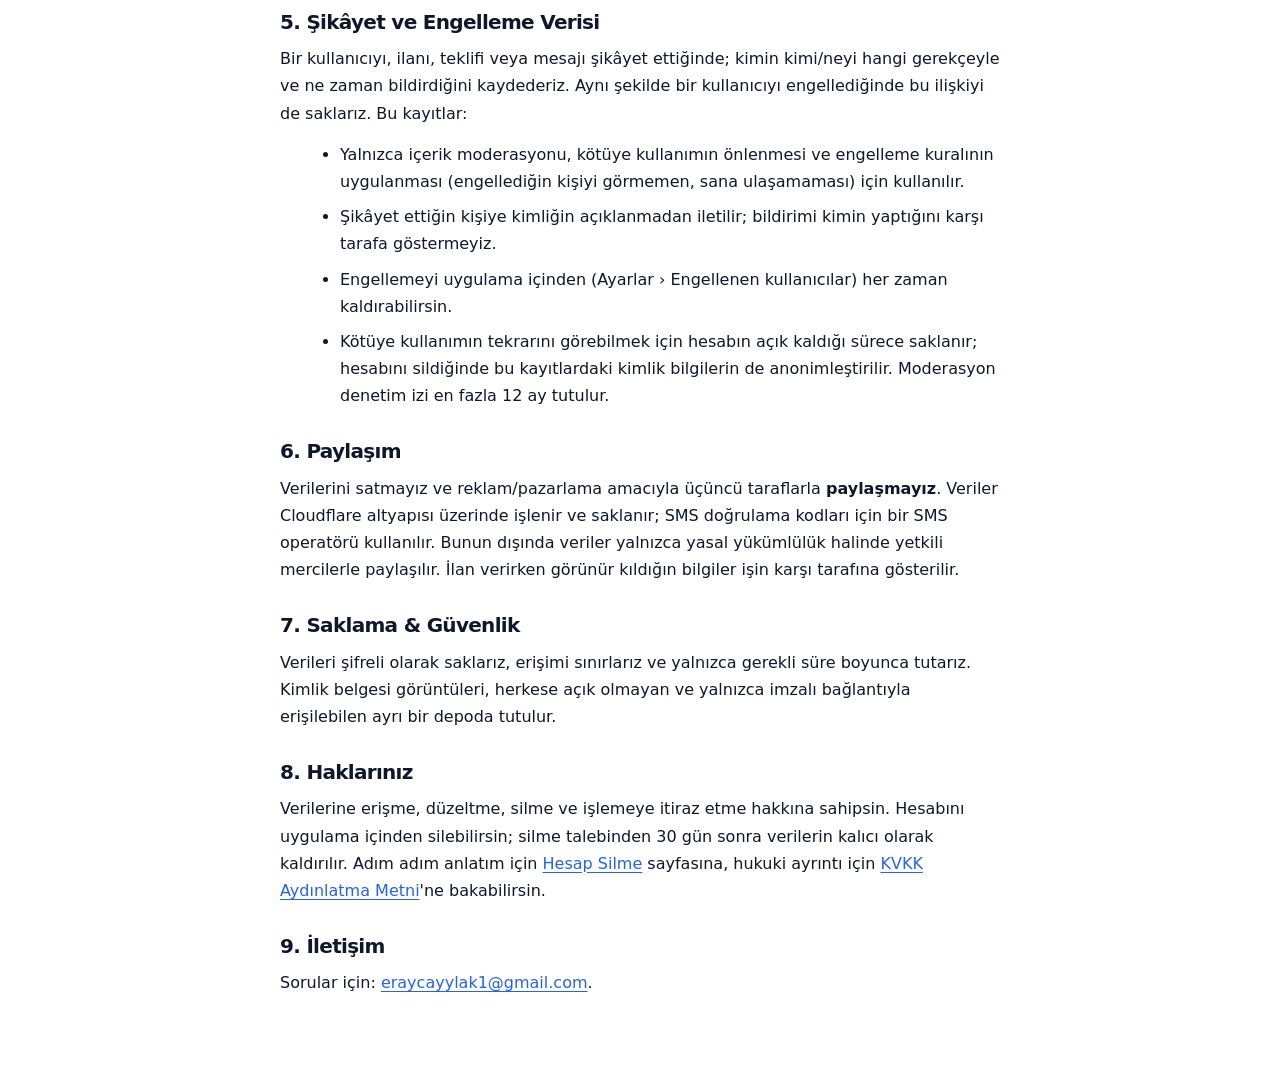
<file: legal/privacy.html>
<!DOCTYPE html>
<html lang="tr">
<head>
  <meta charset="UTF-8" />
  <meta name="viewport" content="width=device-width, initial-scale=1" />
  <meta name="theme-color" content="#2563EB" />
  <meta http-equiv="Content-Security-Policy" content="default-src 'self'; script-src 'none'; style-src 'self' 'unsafe-inline' https://fonts.googleapis.com; font-src 'self' https://fonts.gstatic.com; img-src 'self' data:; connect-src 'none'; frame-src 'none'; object-src 'none'; base-uri 'self'; form-action 'none'" />
  <title>Gizlilik Politikası — USTAG</title>
  <meta name="description" content="USTAG gizlilik politikası: hangi verileri neden topladığımız, nasıl koruduğumuz ve haklarınız." />
  <link rel="icon" type="image/svg+xml" href="../assets/favicon.svg" />
  <link rel="icon" type="image/png" href="../favicon.png" />
  <link rel="apple-touch-icon" href="../apple-touch-icon.png" />
  <link href="https://fonts.googleapis.com/css2?family=Inter:wght@400;500;600;700&family=Plus+Jakarta+Sans:wght@700;800&display=swap" rel="stylesheet" />
  <link rel="stylesheet" href="../styles/tokens.css?v=9" />
  <link rel="stylesheet" href="../styles/site.css?v=9" />
  <link rel="stylesheet" href="legal.css?v=9" />
</head>
<body>
  <article class="legal">
    <a class="back" href="../index.html">← Ana sayfa</a>
    <h1>Gizlilik Politikası</h1>
    <p class="updated">Son güncelleme: 10 Ağustos 2026</p>

    <p>USTAG ("biz"), hizmetimizi kullanırken paylaştığın kişisel verileri korumayı taahhüt eder. Bu politika, hangi verileri topladığımızı, nasıl kullandığımızı ve haklarını açıklar. USTAG bir hizmet pazar yeridir; ustalar ile müşterileri buluşturur.</p>

    <h2>1. Topladığımız Veriler</h2>
    <ul>
      <li><b>Hesap:</b> telefon numarası, ad, profil fotoğrafı, rol (müşteri/usta).</li>
      <li><b>Usta profili:</b> uzmanlık kategorileri, çalışma bölgesi/konum, çalışma saatleri, galeri fotoğrafları.</li>
      <li><b>Kimlik doğrulama belgesi (yalnızca usta olmak isteyenler):</b> kimlik belgenin fotoğrafı. Ayrıntı için 4. bölüm.</li>
      <li><b>İlan &amp; teklif:</b> ilan açıklaması, fotoğraf/video, adres metni ve konum, bütçe, teklif tutarı.</li>
      <li><b>İletişim:</b> uygulama içi mesajlar (moderasyon ve güvenlik amacıyla).</li>
      <li><b>Güvenlik &amp; moderasyon:</b> gönderdiğin şikâyet bildirimleri ve engelleme listen. Ayrıntı için 5. bölüm.</li>
    </ul>
    <p><b>Toplamadıklarımız:</b> uygulamada üçüncü taraf analitik veya çökme raporlama aracı (Google Analytics, Firebase Analytics, Crashlytics vb.) <b>kullanılmaz</b>; kullanım davranışını izlemeyiz ve reklam kimliği okumayız. Sunucularımız yalnızca hizmetin güvenliği için gereken standart erişim kayıtlarını (IP adresi, zaman damgası) tutar.</p>

    <h2>2. Verileri Neden Kullanırız</h2>
    <ul>
      <li>Eşleştirme: yakındaki uygun ustalarla işleri buluşturmak.</li>
      <li>Güvenlik: kimlik doğrulama, dolandırıcılık ve kötüye kullanımı önleme.</li>
      <li>İletişim: bildirim (yeni teklif, mesaj, iş durumu).</li>
      <li>Yasal yükümlülüklerin yerine getirilmesi.</li>
    </ul>

    <h2>3. Konum Verisi</h2>
    <p>Konumunu yalnızca yakındaki işleri/ustaları göstermek ve ilan konumunu belirlemek için, iznin dahilinde kullanırız. İzni istediğin zaman cihaz ayarlarından geri çekebilirsin.</p>

    <h2>4. Kimlik Doğrulama Belgesi</h2>
    <p>Usta olmak istersen, profilinde "Onaylı" rozetinin görünmesi için kimlik belgenin (nüfus cüzdanı, ehliyet veya pasaport) <b>fotoğrafını</b> yüklemeni isteriz. Bunu yalnızca ustanın beyan ettiği kişi olduğunu doğrulamak, sahte profilleri ve dolandırıcılığı önlemek için kullanırız; başka hiçbir amaçla işlemeyiz.</p>
    <ul>
      <li>Belge yalnızca müşteri olarak kalırsan hiç istenmez; yükleme adımı isteğe bağlıdır ve atlanabilir.</li>
      <li>Görüntü, yalnızca doğrulamayı yapan yetkili tarafından erişilebilen özel bir depolama alanında (Cloudflare R2) tutulur; profilinde veya başka bir kullanıcıya <b>hiçbir zaman</b> gösterilmez.</li>
      <li>Belge görüntüsü, doğrulama sonuçlanana kadar saklanır; en geç hesabının silinmesiyle birlikte kalıcı olarak kaldırılır. Herhangi bir kayda bağlanmamış yüklemeler 24 saat içinde otomatik olarak silinir.</li>
      <li>Kimlik belgeni istediğin zaman <a href="mailto:eraycayylak1@gmail.com">eraycayylak1@gmail.com</a> adresine yazarak sildirebilirsin; bu durumda "Onaylı" rozeti kalkar.</li>
    </ul>

    <h2>5. Şikâyet ve Engelleme Verisi</h2>
    <p>Bir kullanıcıyı, ilanı, teklifi veya mesajı şikâyet ettiğinde; kimin kimi/neyi hangi gerekçeyle ve ne zaman bildirdiğini kaydederiz. Aynı şekilde bir kullanıcıyı engellediğinde bu ilişkiyi de saklarız. Bu kayıtlar:</p>
    <ul>
      <li>Yalnızca içerik moderasyonu, kötüye kullanımın önlenmesi ve engelleme kuralının uygulanması (engellediğin kişiyi görmemen, sana ulaşamaması) için kullanılır.</li>
      <li>Şikâyet ettiğin kişiye kimliğin açıklanmadan iletilir; bildirimi kimin yaptığını karşı tarafa göstermeyiz.</li>
      <li>Engellemeyi uygulama içinden (Ayarlar &rsaquo; Engellenen kullanıcılar) her zaman kaldırabilirsin.</li>
      <li>Kötüye kullanımın tekrarını görebilmek için hesabın açık kaldığı sürece saklanır; hesabını sildiğinde bu kayıtlardaki kimlik bilgilerin de anonimleştirilir. Moderasyon denetim izi en fazla 12 ay tutulur.</li>
    </ul>

    <h2>6. Paylaşım</h2>
    <p>Verilerini satmayız ve reklam/pazarlama amacıyla üçüncü taraflarla <b>paylaşmayız</b>. Veriler Cloudflare altyapısı üzerinde işlenir ve saklanır; SMS doğrulama kodları için bir SMS operatörü kullanılır. Bunun dışında veriler yalnızca yasal yükümlülük halinde yetkili mercilerle paylaşılır. İlan verirken görünür kıldığın bilgiler işin karşı tarafına gösterilir.</p>

    <h2>7. Saklama &amp; Güvenlik</h2>
    <p>Verileri şifreli olarak saklarız, erişimi sınırlarız ve yalnızca gerekli süre boyunca tutarız. Kimlik belgesi görüntüleri, herkese açık olmayan ve yalnızca imzalı bağlantıyla erişilebilen ayrı bir depoda tutulur.</p>

    <h2>8. Haklarınız</h2>
    <p>Verilerine erişme, düzeltme, silme ve işlemeye itiraz etme hakkına sahipsin. Hesabını uygulama içinden silebilirsin; silme talebinden 30 gün sonra verilerin kalıcı olarak kaldırılır. Adım adım anlatım için <a href="delete-account.html">Hesap Silme</a> sayfasına, hukuki ayrıntı için <a href="kvkk.html">KVKK Aydınlatma Metni</a>'ne bakabilirsin.</p>

    <h2>9. İletişim</h2>
    <p>Sorular için: <a href="mailto:eraycayylak1@gmail.com">eraycayylak1@gmail.com</a>.</p>
  </article>
</body>
</html>
</file>
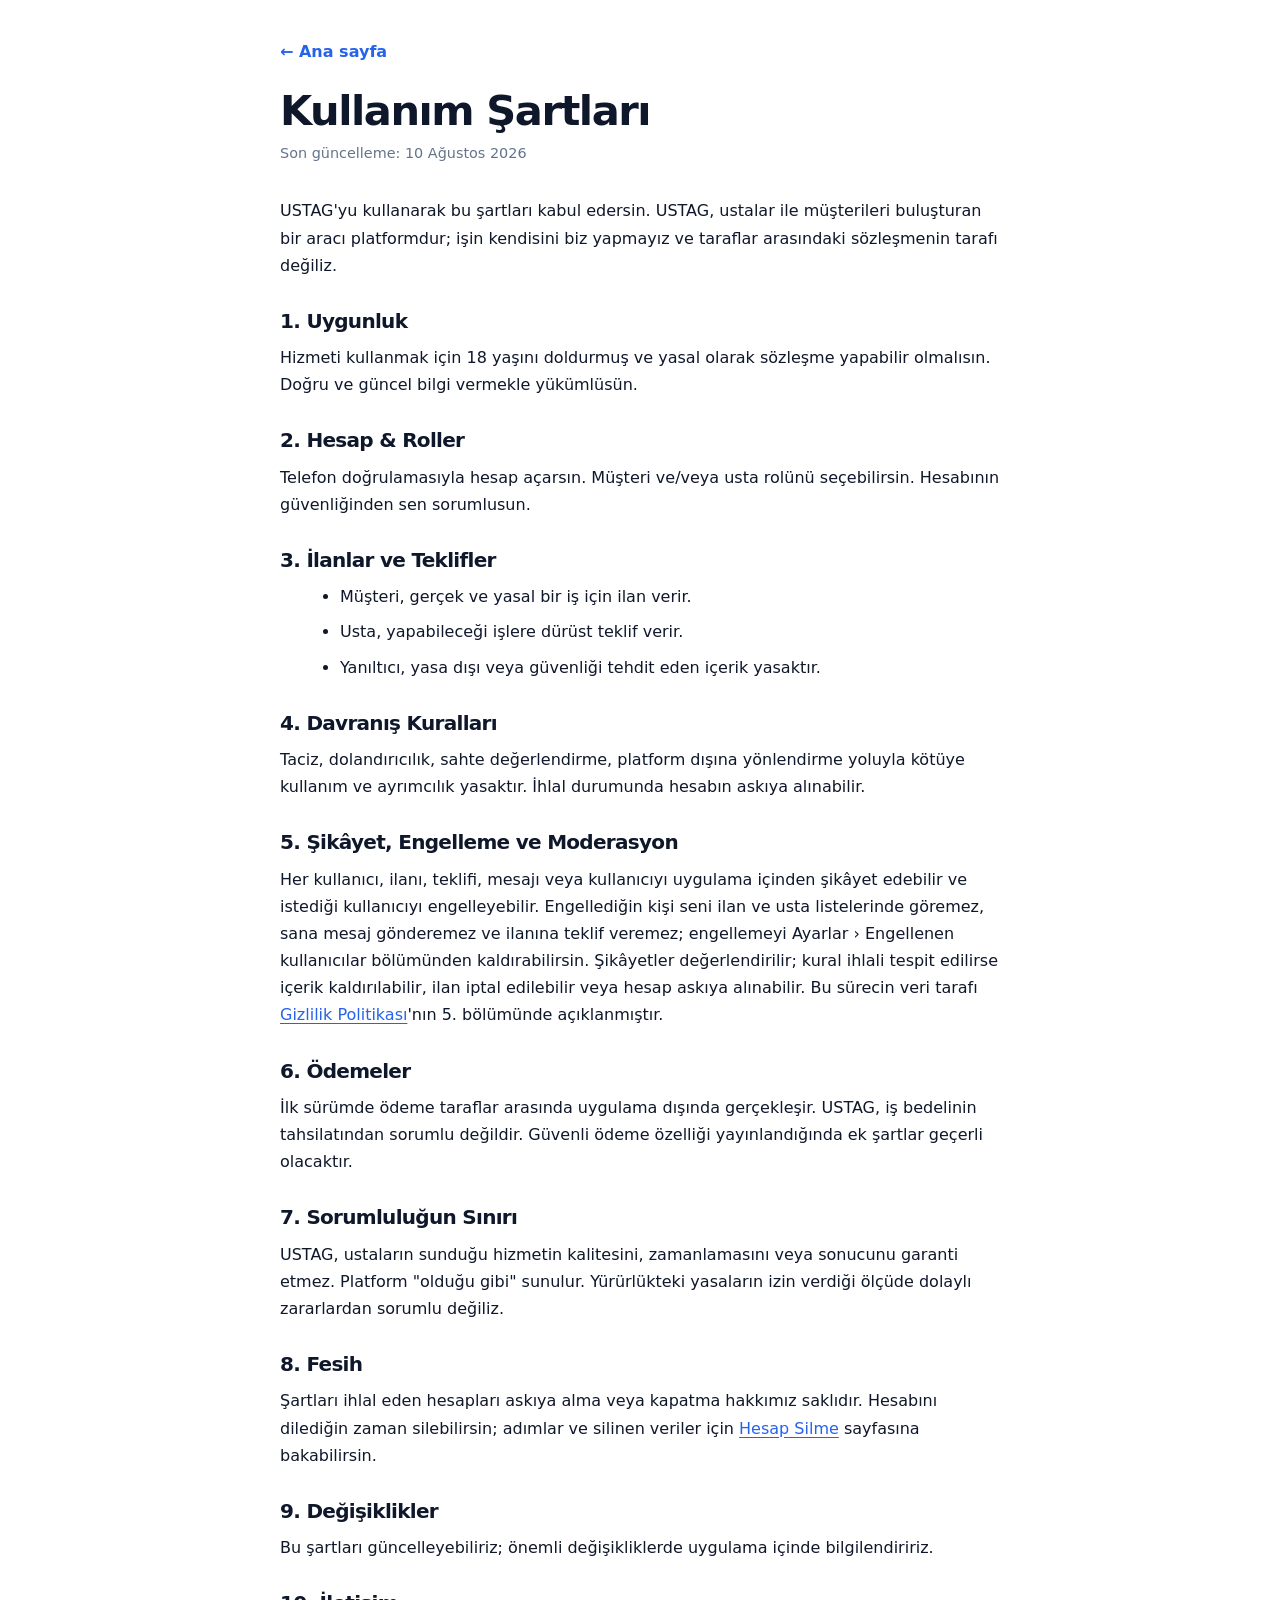
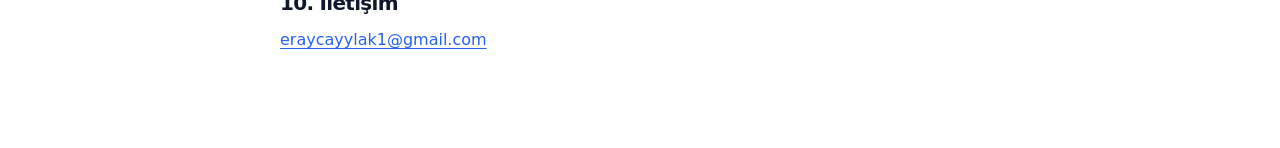
<file: legal/terms.html>
<!DOCTYPE html>
<html lang="tr">
<head>
  <meta charset="UTF-8" />
  <meta name="viewport" content="width=device-width, initial-scale=1" />
  <meta name="theme-color" content="#2563EB" />
  <meta http-equiv="Content-Security-Policy" content="default-src 'self'; script-src 'none'; style-src 'self' 'unsafe-inline' https://fonts.googleapis.com; font-src 'self' https://fonts.gstatic.com; img-src 'self' data:; connect-src 'none'; frame-src 'none'; object-src 'none'; base-uri 'self'; form-action 'none'" />
  <title>Kullanım Şartları — USTAG</title>
  <meta name="description" content="USTAG kullanım şartları ve platform kuralları." />
  <link rel="icon" type="image/svg+xml" href="../assets/favicon.svg" />
  <link rel="icon" type="image/png" href="../favicon.png" />
  <link rel="apple-touch-icon" href="../apple-touch-icon.png" />
  <link href="https://fonts.googleapis.com/css2?family=Inter:wght@400;500;600;700&family=Plus+Jakarta+Sans:wght@700;800&display=swap" rel="stylesheet" />
  <link rel="stylesheet" href="../styles/tokens.css?v=9" />
  <link rel="stylesheet" href="../styles/site.css?v=9" />
  <link rel="stylesheet" href="legal.css?v=9" />
</head>
<body>
  <article class="legal">
    <a class="back" href="../index.html">← Ana sayfa</a>
    <h1>Kullanım Şartları</h1>
    <p class="updated">Son güncelleme: 10 Ağustos 2026</p>

    <p>USTAG'yu kullanarak bu şartları kabul edersin. USTAG, ustalar ile müşterileri buluşturan bir aracı platformdur; işin kendisini biz yapmayız ve taraflar arasındaki sözleşmenin tarafı değiliz.</p>

    <h2>1. Uygunluk</h2>
    <p>Hizmeti kullanmak için 18 yaşını doldurmuş ve yasal olarak sözleşme yapabilir olmalısın. Doğru ve güncel bilgi vermekle yükümlüsün.</p>

    <h2>2. Hesap &amp; Roller</h2>
    <p>Telefon doğrulamasıyla hesap açarsın. Müşteri ve/veya usta rolünü seçebilirsin. Hesabının güvenliğinden sen sorumlusun.</p>

    <h2>3. İlanlar ve Teklifler</h2>
    <ul>
      <li>Müşteri, gerçek ve yasal bir iş için ilan verir.</li>
      <li>Usta, yapabileceği işlere dürüst teklif verir.</li>
      <li>Yanıltıcı, yasa dışı veya güvenliği tehdit eden içerik yasaktır.</li>
    </ul>

    <h2>4. Davranış Kuralları</h2>
    <p>Taciz, dolandırıcılık, sahte değerlendirme, platform dışına yönlendirme yoluyla kötüye kullanım ve ayrımcılık yasaktır. İhlal durumunda hesabın askıya alınabilir.</p>

    <h2>5. Şikâyet, Engelleme ve Moderasyon</h2>
    <p>Her kullanıcı, ilanı, teklifi, mesajı veya kullanıcıyı uygulama içinden şikâyet edebilir ve istediği kullanıcıyı engelleyebilir. Engellediğin kişi seni ilan ve usta listelerinde göremez, sana mesaj gönderemez ve ilanına teklif veremez; engellemeyi Ayarlar &rsaquo; Engellenen kullanıcılar bölümünden kaldırabilirsin. Şikâyetler değerlendirilir; kural ihlali tespit edilirse içerik kaldırılabilir, ilan iptal edilebilir veya hesap askıya alınabilir. Bu sürecin veri tarafı <a href="privacy.html">Gizlilik Politikası</a>'nın 5. bölümünde açıklanmıştır.</p>

    <h2>6. Ödemeler</h2>
    <p>İlk sürümde ödeme taraflar arasında uygulama dışında gerçekleşir. USTAG, iş bedelinin tahsilatından sorumlu değildir. Güvenli ödeme özelliği yayınlandığında ek şartlar geçerli olacaktır.</p>

    <h2>7. Sorumluluğun Sınırı</h2>
    <p>USTAG, ustaların sunduğu hizmetin kalitesini, zamanlamasını veya sonucunu garanti etmez. Platform "olduğu gibi" sunulur. Yürürlükteki yasaların izin verdiği ölçüde dolaylı zararlardan sorumlu değiliz.</p>

    <h2>8. Fesih</h2>
    <p>Şartları ihlal eden hesapları askıya alma veya kapatma hakkımız saklıdır. Hesabını dilediğin zaman silebilirsin; adımlar ve silinen veriler için <a href="delete-account.html">Hesap Silme</a> sayfasına bakabilirsin.</p>

    <h2>9. Değişiklikler</h2>
    <p>Bu şartları güncelleyebiliriz; önemli değişikliklerde uygulama içinde bilgilendiririz.</p>

    <h2>10. İletişim</h2>
    <p><a href="mailto:eraycayylak1@gmail.com">eraycayylak1@gmail.com</a></p>
  </article>
</body>
</html>
</file>
<file: styles/tokens.css>
/* USTAG — Design Tokens */
:root {
  /* Renk sistemi */
  --primary: #2563EB;
  --primary-600: #1D4ED8;
  --primary-700: #1E40AF;
  --primary-50: #EFF6FF;
  --primary-100: #DBEAFE;
  --bg: #FFFFFF;
  --bg-2: #F8FAFC;
  --text: #0F172A;
  --gray: #64748B;
  --border: #E2E8F0;
  --card: #FFFFFF;
  --success: #16A34A;
  --success-bg: #DCFCE7;
  --warning: #F59E0B;
  --warning-bg: #FEF3C7;
  --danger: #EF4444;

  /* Kategori aksanları — arka plan tonları canlı /categories yanıtındaki
     accent_bg değerleriyle birebir aynı; ön plan tonu beyaz üzerinde en az
     4.5:1 olacak şekilde koyulaştırıldı (.svc-n küçük punto metin kullanıyor). */
  --cat-boya: #2563EB;      --cat-boya-bg: #EFF6FF;
  --cat-elektrik: #16A34A;  --cat-elektrik-bg: #DCFCE7;
  --cat-montaj: #F59E0B;    --cat-montaj-bg: #FEF3C7;
  --cat-tesisat: #0369A1;   --cat-tesisat-bg: #E0F2FE;
  --cat-tadilat: #7C3AED;   --cat-tadilat-bg: #F3E8FF;
  --cat-temizlik: #0F766E;  --cat-temizlik-bg: #CCFBF1;

  /* Tipografi */
  --font-head: "Plus Jakarta Sans", -apple-system, BlinkMacSystemFont, system-ui, sans-serif;
  --font-body: "Inter", -apple-system, BlinkMacSystemFont, system-ui, sans-serif;
  --t-display: clamp(2.8rem, 1.2rem + 6.4vw, 6rem);
  --t-h1: clamp(2.1rem, 1.3rem + 3.2vw, 3.8rem);
  --t-h2: clamp(1.7rem, 1.2rem + 2.2vw, 2.9rem);
  --t-h3: clamp(1.1rem, 1rem + .5vw, 1.35rem);
  --t-lead: clamp(1.05rem, .98rem + .45vw, 1.3rem);

  /* Spacing / layout */
  --gutter: 24px;
  --maxw: 1200px;
  --section-y: clamp(5rem, 3rem + 8vw, 11rem);

  /* Radius */
  --r-sm: 10px; --r-md: 14px; --r-lg: 18px; --r-xl: 24px; --r-2xl: 32px; --r-3xl: 44px; --r-pill: 999px;

  /* Elevation — yumuşak, Apple tarzı */
  --e1: 0 1px 2px rgba(15,23,42,.04), 0 1px 3px rgba(15,23,42,.06);
  --e2: 0 4px 12px rgba(15,23,42,.06), 0 2px 4px rgba(15,23,42,.04);
  --e3: 0 12px 32px rgba(15,23,42,.10), 0 4px 8px rgba(15,23,42,.04);
  --e4: 0 28px 70px rgba(15,23,42,.14), 0 8px 20px rgba(15,23,42,.06);
  --e-blue: 0 16px 40px rgba(37,99,235,.28);
  /* Opak olmalı: yarı saydam halka beyaz zeminde 1.5:1'e düşüyordu */
  --focus-ring: 0 0 0 3px #1D4ED8;

  /* Motion */
  --d-fast: 180ms; --d-normal: 300ms; --d-slow: 600ms;
  --ease: cubic-bezier(.22,1,.36,1);
  --ease-io: cubic-bezier(.65,0,.35,1);
}

@media (prefers-reduced-motion: reduce) {
  *, *::before, *::after { animation-duration: .001ms !important; transition-duration: .001ms !important; }
}
</file>
<file: styles/site.css>
/* USTAG — landing (referans tasarıma göre) */
*,*::before,*::after{box-sizing:border-box}*{margin:0}
html{-webkit-text-size-adjust:100%}
html.lenis,html.lenis body{height:auto}.lenis.lenis-smooth{scroll-behavior:auto!important}
body{font-family:var(--font-body);color:var(--text);background:var(--bg);line-height:1.55;-webkit-font-smoothing:antialiased;overflow-x:hidden}
img{display:block;max-width:100%;height:auto}
a{color:inherit;text-decoration:none}
h1,h2,h3{font-family:var(--font-head);font-weight:800;line-height:1.06;letter-spacing:-.035em}
/* Odak halkası: opak kontur (yarı saydam gölge zeminle karışıp görünmez oluyordu) */
:focus-visible{outline:2px solid var(--primary-600);outline-offset:2px;border-radius:10px}
/* Koyu mavi yüzeylerde mavi kontur kaybolur → beyaza çevir */
.final :focus-visible,.pro-card :focus-visible{outline-color:#fff}
svg{fill:none;stroke:currentColor;stroke-width:1.8;stroke-linecap:round;stroke-linejoin:round}
/* İçeriğe atla — yalnız klavyeyle odaklanınca görünür */
.skip{position:absolute;left:-9999px;top:0;z-index:300}
.skip:focus{left:14px;top:14px;padding:11px 18px;background:var(--primary);color:#fff;
  border-radius:var(--r-sm);font-weight:600;box-shadow:var(--e3)}
/* dolu (filled) ikonlar — global outline kuralını ez */
.si,.store svg,.btn .play svg{fill:currentColor;stroke:none}
.wrap{width:100%;max-width:1240px;margin-inline:auto;padding-inline:28px}
.progress{position:fixed;top:0;left:0;height:2px;width:0;z-index:200;background:var(--primary);transition:width .1s linear}
.bl{color:var(--primary)}
.eyebrow{display:inline-block;font-weight:700;font-size:.78rem;letter-spacing:.1em;color:var(--primary)}

/* Buttons */
.btn{display:inline-flex;align-items:center;justify-content:center;gap:9px;font-weight:600;border-radius:var(--r-pill);
  padding:13px 24px;border:1px solid transparent;cursor:pointer;white-space:nowrap;
  transition:transform var(--d-fast) var(--ease),background var(--d-normal),box-shadow var(--d-normal);will-change:transform}
.btn:active{transform:scale(.97)}
.btn.sm{padding:10px 20px;font-size:.9rem}
.btn.lg{padding:16px 28px;font-size:1rem}
.btn.primary{background:var(--primary);color:#fff;box-shadow:0 10px 24px rgba(37,99,235,.28)}
.btn.primary:hover{background:var(--primary-600);transform:translateY(-2px)}
.btn.line{background:#fff;color:var(--text);border-color:var(--border);box-shadow:var(--e1)}
.btn.line:hover{border-color:#CBD5E1;transform:translateY(-2px)}
.btn.white{background:#fff;color:var(--primary);font-weight:700}
.btn.white:hover{transform:translateY(-2px)}
.btn .i{width:18px;height:18px}
.btn .play{width:24px;height:24px;border-radius:50%;background:var(--primary);color:#fff;display:grid;place-items:center}
.btn .play svg{width:12px;height:12px}
.btn .arr{margin-left:6px}

/* ═══ NAV ═══ */
.nav{position:fixed;inset:0 0 auto 0;z-index:150;transition:background var(--d-normal),border-color var(--d-normal);border-bottom:1px solid transparent}
.nav.solid{background:rgba(255,255,255,.86);backdrop-filter:saturate(180%) blur(20px);border-bottom-color:var(--border)}
/* Menü açıkken üst şerit de kapansın; yoksa panel hero'nun üstünde havada duruyor.
   Tam opak: %3'lük saydamlıkta bile hero başlığı panelin altından okunuyordu. */
.nav.menu-open{background:#fff}
.nav-in{display:flex;align-items:center;justify-content:space-between;height:76px;gap:20px}
.brand{display:flex;align-items:center;gap:10px;font-family:var(--font-head);font-weight:800;font-size:1.3rem;letter-spacing:-.03em}
.brand img{border-radius:9px}
.nav-links{display:flex;gap:28px}
.nav-links a{font-size:.93rem;color:var(--gray);font-weight:500;padding:6px 0;position:relative;transition:color var(--d-fast)}
.nav-links a:hover{color:var(--text)}
.nav-links a.on{color:var(--primary);font-weight:600}
.nav-links a.on::after{content:"";position:absolute;left:0;right:0;bottom:-2px;height:2.5px;border-radius:2px;background:var(--primary)}
.nav-act{display:flex;gap:10px;align-items:center}
.on-s{display:none}
/* Hamburger — yalnız 980px altında */
.burger{display:none;width:44px;height:44px;padding:0;border:1px solid var(--border);border-radius:12px;background:#fff;
  cursor:pointer;place-content:center;justify-items:center;gap:5px;box-shadow:var(--e1);flex:none}
.burger span{display:block;width:18px;height:2px;border-radius:2px;background:var(--text);
  transition:transform var(--d-fast) var(--ease),opacity var(--d-fast)}
.burger[aria-expanded="true"] span:nth-child(1){transform:translateY(7px) rotate(45deg)}
.burger[aria-expanded="true"] span:nth-child(2){opacity:0}
.burger[aria-expanded="true"] span:nth-child(3){transform:translateY(-7px) rotate(-45deg)}

/* ═══ HERO ═══ */
.hero{position:relative;padding:clamp(9rem, 7rem + 5vw, 12rem) 0 clamp(2rem, 1rem + 3vw, 4rem);overflow:hidden}
.hero-in{display:grid;grid-template-columns:1fr 1.05fr;gap:clamp(2rem, 1rem + 3vw, 4rem);align-items:center}
.hero-h1{font-size:clamp(2.9rem, 1.4rem + 5.6vw, 5.4rem);margin-bottom:22px}
.hero-lead{font-size:clamp(1.02rem, .95rem + .4vw, 1.2rem);color:var(--gray);max-width:46ch}
.hero-cta{display:flex;gap:14px;margin-top:32px;flex-wrap:wrap}
.stores-min{display:flex;gap:26px;margin-top:22px}
.stores-min a{display:inline-flex;align-items:center;gap:8px;color:var(--text);font-weight:600;font-size:.92rem;transition:color var(--d-fast)}
.stores-min a:hover{color:var(--primary)}
.stores-min .si{width:16px;height:18px}
.scrollhint{display:inline-flex;align-items:center;gap:10px;margin-top:34px;color:var(--gray);font-size:.86rem}
.mouse{width:19px;height:29px;border:1.8px solid #CBD5E1;border-radius:11px;display:grid;place-items:start center;padding-top:5px;flex:none}
.mouse i{width:3px;height:6px;border-radius:2px;background:#94A3B8;animation:cue 1.7s infinite}
@keyframes cue{0%{opacity:0;transform:translateY(0)}40%{opacity:1}80%{opacity:0;transform:translateY(9px)}}

/* Stage */
.hero-stage{position:relative;display:grid;place-items:center;min-height:560px}
.blob{position:absolute;right:-6%;top:6%;width:78%;height:82%;z-index:-1;border-radius:46% 54% 52% 48%/48% 46% 54% 52%;
  background:radial-gradient(circle at 40% 40%,rgba(37,99,235,.16),rgba(37,99,235,.05) 55%,transparent 72%);filter:blur(6px)}

/* ═══ PHONE ═══ */
.phone{height:min(620px, 74vh);width:auto;aspect-ratio:320/660;max-width:86%;background:#0F172A;border-radius:44px;padding:8px;
  box-shadow:0 40px 90px rgba(15,23,42,.20),0 0 0 1px rgba(15,23,42,.06);position:relative;will-change:transform;z-index:1}
.screen{position:relative;height:100%;border-radius:37px;overflow:hidden;background:#fff;display:flex;flex-direction:column}
.sbar{display:flex;justify-content:space-between;align-items:center;padding:11px 19px 2px;font-size:.66rem;font-weight:700}
.sb-r{display:flex;gap:3px}.sb-r i{width:11px;height:6px;background:var(--text);border-radius:2px;opacity:.8}
.app{flex:1;padding:8px 15px 12px;overflow:hidden}
.app-top{display:flex;align-items:flex-start;justify-content:space-between;gap:10px;margin-bottom:11px}
.app-hi{font-size:.68rem;color:var(--gray);display:grid;gap:2px}
.app-hi b{font-family:var(--font-head);font-size:.9rem;color:var(--text);letter-spacing:-.02em;line-height:1.25}
.bell{width:27px;height:27px;border-radius:50%;border:1px solid var(--border);display:grid;place-items:center;color:var(--text);flex:none}
.bell svg{width:13px;height:13px}
.app-search{display:flex;align-items:center;gap:8px;background:#fff;border:1px solid var(--border);border-radius:var(--r-pill);
  padding:9px 12px;font-size:.67rem;color:var(--gray);box-shadow:var(--e1)}
.app-search .s{width:13px;height:13px;flex:none}
.app-search span{flex:1}
.app-search .f{width:14px;height:14px;color:var(--primary);flex:none}
.app-lbl{display:flex;justify-content:space-between;align-items:baseline;font-family:var(--font-head);font-weight:700;
  font-size:.79rem;margin:14px 0 9px;letter-spacing:-.02em}
.app-lbl em{font-style:normal;font-size:.6rem;color:var(--primary);font-weight:600}
.app-cats{display:grid;grid-template-columns:repeat(3,1fr);gap:8px}
.cat{background:#fff;border:1px solid var(--border);border-radius:14px;padding:11px 7px 9px;text-align:center;
  font-size:.56rem;font-weight:700;line-height:1.25;box-shadow:var(--e1);display:grid;gap:7px;justify-items:center}
.cat.sel{border-color:var(--primary);box-shadow:0 6px 16px rgba(37,99,235,.16)}
.ci{width:32px;height:32px;border-radius:11px;display:grid;place-items:center}
.ci svg{width:17px;height:17px}
.ci.b{background:var(--cat-boya-bg);color:var(--cat-boya)}
.ci.g{background:var(--cat-elektrik-bg);color:var(--cat-elektrik)}
.ci.o{background:var(--cat-montaj-bg);color:var(--cat-montaj)}
.app-row{display:flex;align-items:center;gap:9px;background:#fff;border:1px solid var(--border);border-radius:14px;
  padding:8px 10px;margin-bottom:7px;box-shadow:var(--e1)}
.av{position:relative;flex:none}
.av img{width:32px;height:32px;border-radius:50%;object-fit:cover}
.av i{position:absolute;right:-1px;bottom:-1px;width:9px;height:9px;border-radius:50%;background:#22C55E;border:2px solid #fff}
.app-row .col{display:grid;gap:1px;min-width:0}
.app-row b{font-size:.7rem}
.app-row em{font-style:normal;font-size:.58rem;color:var(--gray)}
.app-row small{font-size:.56rem;color:var(--gray);font-weight:600}

/* Telefon alt menü */
.tabbar{height:56px;border-top:1px solid var(--border);display:flex;align-items:center;justify-content:space-around;
  padding:0 8px;background:#fff;position:relative}
.tb{display:grid;justify-items:center;gap:3px;font-size:.5rem;font-weight:600;color:#94A3B8;line-height:1}
.tb svg{width:16px;height:16px}
.tb.on{color:var(--primary)}
.tabbar .fab{width:42px;height:42px;border-radius:50%;background:var(--primary);color:#fff;display:grid;place-items:center;
  font-size:1.35rem;font-weight:300;margin-top:-20px;box-shadow:0 8px 18px rgba(37,99,235,.4);flex:none}

/* Floating kartlar */
.fcard{position:absolute;z-index:2;background:#fff;border:1px solid var(--border);border-radius:20px;padding:16px 18px;
  box-shadow:0 18px 44px rgba(15,23,42,.10);display:grid;gap:2px;min-width:150px;will-change:transform}
.fcard .fi{width:38px;height:38px;border-radius:12px;background:var(--primary-50);color:var(--primary);display:grid;place-items:center;margin-bottom:8px}
.fcard .fi svg{width:20px;height:20px}
.fcard b{font-family:var(--font-head);font-size:.9rem}
.fcard b.big{font-size:1.3rem;letter-spacing:-.03em}
.fcard em{font-style:normal;font-size:.74rem;color:var(--gray);line-height:1.35}
.fc1{top:4%;left:-8%}
.fc2{top:42%;left:-13%}
.fc3{bottom:14%;right:-8%}

/* ═══ STATS ═══ */
.stats{padding-bottom:clamp(3rem, 2rem + 3vw, 5rem)}
.stats-in{display:grid;grid-template-columns:repeat(4,1fr);background:#fff;border:1px solid var(--border);
  border-radius:22px;padding:26px 12px;box-shadow:0 10px 30px rgba(15,23,42,.06)}
.stat{display:flex;align-items:center;justify-content:center;gap:14px;padding:6px 14px;position:relative}
.stat+.stat::before{content:"";position:absolute;left:0;top:12%;bottom:12%;width:1px;background:var(--border)}
.sti{width:42px;height:42px;color:var(--primary);display:grid;place-items:center;flex:none}
.sti svg{width:26px;height:26px}
.stt{display:grid;gap:1px}
.stt b{font-family:var(--font-head);font-weight:800;font-size:clamp(1.25rem, 1rem + .9vw, 1.7rem);letter-spacing:-.03em;font-variant-numeric:tabular-nums}
/* Rakam değil kelime taşıyan şerit başlıkları — daha küçük punto */
.stt b.word{font-size:clamp(1.02rem, .94rem + .4vw, 1.25rem)}
.stt em{font-style:normal;font-size:.84rem;color:var(--gray)}

/* ═══ HOW + PRO ═══ */
.how{padding-block:clamp(3rem, 2rem + 3vw, 5rem) clamp(3rem, 2rem + 3vw, 5rem)}
.how-grid{display:grid;grid-template-columns:1.45fr 1fr;gap:26px;align-items:stretch}
.how-left h2{font-size:clamp(1.6rem, 1.2rem + 1.8vw, 2.4rem);margin:12px 0 26px}
.steps{display:grid;grid-template-columns:repeat(3,1fr);gap:16px}
.step{position:relative;background:#fff;border:1px solid var(--border);border-radius:18px;padding:20px 18px 18px;
  box-shadow:var(--e1);transition:transform var(--d-normal) var(--ease),box-shadow var(--d-normal);overflow:hidden}
.step:hover{transform:translateY(-4px);box-shadow:var(--e3)}
.sn{display:inline-grid;place-items:center;width:34px;height:34px;border-radius:10px;background:var(--primary-50);
  color:var(--primary);font-family:var(--font-head);font-weight:800;font-size:.82rem}
.step h3{font-size:1rem;margin:14px 0 7px}
.step p{font-size:.83rem;color:var(--gray);line-height:1.5}
/* adım illüstrasyonları */
.sart{position:absolute;right:14px;top:16px;display:flex;align-items:center;gap:4px}
.doc{width:34px;height:42px;border-radius:5px;background:#fff;border:1px solid var(--border);box-shadow:var(--e1);
  display:grid;align-content:center;gap:4px;padding:6px 5px}
.doc i{height:2.5px;border-radius:2px;background:#DBEAFE}
.doc i:nth-child(2){width:72%}.doc i:nth-child(3){width:52%}
.plus{width:19px;height:19px;border-radius:50%;background:var(--primary);color:#fff;display:grid;place-items:center;
  font-size:.75rem;font-weight:700;margin-left:-11px;margin-top:16px;box-shadow:0 3px 8px rgba(37,99,235,.4)}
.rowlet{width:30px;height:14px;border-radius:4px;background:#fff;border:1px solid var(--border);display:flex;align-items:center;
  gap:3px;padding:2px;box-shadow:var(--e1);margin-left:-14px}
.rowlet:first-child{margin-left:0}
.rowlet img{width:10px;height:10px;border-radius:50%;object-fit:cover}
.rowlet i{flex:1;height:2px;border-radius:2px;background:#E2E8F0}
.okbig{width:34px;height:34px;border-radius:50%;background:#22C55E;color:#fff;display:grid;place-items:center;
  font-size:1rem;font-weight:800;box-shadow:0 6px 16px rgba(34,197,94,.35)}

/* Usta mısın kartı */
.pro-card{position:relative;border-radius:22px;overflow:hidden;background:linear-gradient(145deg,#2563EB,#1E3A8A);
  color:#fff;display:flex;align-items:center;box-shadow:0 20px 50px rgba(37,99,235,.28);min-height:250px}
.pro-copy{padding:34px 0 34px 34px;max-width:60%;position:relative;z-index:2}
.pro-copy h2{font-size:clamp(1.5rem, 1.2rem + 1.2vw, 2rem);margin-bottom:12px}
.pro-copy p{opacity:.92;font-size:.95rem;margin-bottom:22px;line-height:1.5}
.pro-img{position:absolute;right:0;bottom:0;width:47%;height:100%;overflow:hidden;
  -webkit-mask-image:linear-gradient(100deg,transparent 0,#000 26%);mask-image:linear-gradient(100deg,transparent 0,#000 26%)}
.pro-img img{width:100%;height:100%;object-fit:cover;object-position:center 18%}

/* NOT: ".brands" marka şeridi kaldırıldı — izinsiz üçüncü taraf logoları taşıyordu. */

/* ═══ HEAD ═══ */
.head{max-width:640px;margin-bottom:44px}
.head.center{margin-inline:auto;text-align:center}
.head h2{font-size:clamp(1.6rem, 1.2rem + 1.8vw, 2.5rem);margin:12px 0 12px}
.head p{color:var(--gray);font-size:1.03rem}

/* ═══ HİZMETLER ═══ */
.svc{padding-block:clamp(3.5rem, 2rem + 4vw, 6rem);background:var(--bg-2);border-block:1px solid var(--border)}
.svc-grid{display:grid;grid-template-columns:repeat(3,1fr);gap:20px}
.svc-card{background:#fff;border:1px solid var(--border);border-radius:20px;padding:28px 26px;
  transition:transform var(--d-normal) var(--ease),box-shadow var(--d-normal)}
.svc-card:hover{transform:translateY(-5px);box-shadow:var(--e3)}
.svi{width:52px;height:52px;border-radius:15px;background:var(--ab);color:var(--a);display:grid;place-items:center;margin-bottom:18px}
.svi svg{width:26px;height:26px}
.svc-card h3{font-size:1.15rem;margin-bottom:8px}
.svc-card p{color:var(--gray);font-size:.94rem;margin-bottom:14px}
.svc-n{font-size:.8rem;font-weight:700;color:var(--a)}

/* NOT: ".quotes" kullanıcı yorumları bölümü kaldırıldı — ürün henüz yayında olmadığı için
   isimli tanıklıklar uydurmaydı. Gerçek yorumlar geldiğinde geri eklenecek. */

/* ═══ SSS ═══ */
.faq{padding-block:clamp(3.5rem, 2rem + 4vw, 6rem);background:var(--bg-2);border-block:1px solid var(--border)}
.faq-list{max-width:800px;margin-inline:auto;background:#fff;border:1px solid var(--border);border-radius:20px;padding:0 26px}
.faq details{border-bottom:1px solid var(--border)}
.faq details:last-child{border-bottom:0}
.faq summary{list-style:none;cursor:pointer;padding:22px 0;display:flex;justify-content:space-between;align-items:center;gap:20px;
  font-family:var(--font-head);font-weight:700;font-size:1.02rem;letter-spacing:-.02em}
.faq summary::-webkit-details-marker{display:none}
.faq summary i{width:17px;height:17px;position:relative;flex:none}
.faq summary i::before,.faq summary i::after{content:"";position:absolute;background:var(--gray);border-radius:2px;transition:transform var(--d-normal) var(--ease)}
.faq summary i::before{inset:7.5px 0;height:2px}
.faq summary i::after{inset:0 7.5px;width:2px}
.faq details[open] summary i::after{transform:rotate(90deg);opacity:0}
.faq details p{padding:0 0 22px;color:var(--gray);max-width:66ch}

/* ═══ FINAL ═══ */
.final{padding-block:clamp(3.5rem, 2rem + 4vw, 6rem)}
.final-in{text-align:center;background:linear-gradient(145deg,#2563EB,#1E3A8A);color:#fff;border-radius:30px;
  padding:clamp(2.6rem, 2rem + 3vw, 4.6rem) 24px;box-shadow:0 26px 60px rgba(37,99,235,.3)}
.final-in h2{font-size:clamp(1.7rem, 1.3rem + 1.8vw, 2.6rem);margin-bottom:10px}
.final-in p{opacity:.9;font-size:1.03rem;margin-bottom:30px}
.stores{display:flex;gap:12px;justify-content:center;flex-wrap:wrap}
.store{display:inline-flex;align-items:center;gap:11px;padding:12px 22px;border-radius:15px;text-align:left;
  background:rgba(255,255,255,.13);border:1px solid rgba(255,255,255,.28);color:#fff;
  transition:transform var(--d-fast) var(--ease),background var(--d-normal)}
.store:hover{transform:translateY(-3px);background:rgba(255,255,255,.22)}
.store.solid{background:#fff;color:var(--primary);border-color:#fff}
.store span{display:grid;line-height:1.15;font-weight:700;font-size:.96rem}
.store small{font-weight:500;font-size:.66rem;opacity:.85}
.final-contact{margin-top:28px;font-size:.93rem;line-height:1.9;opacity:.95}
.final-contact a{text-decoration:underline;text-underline-offset:3px;font-weight:600}

/* ═══ FOOTER ═══ */
.foot{border-top:1px solid var(--border);padding-block:52px 26px}
.foot-in{display:grid;grid-template-columns:1.7fr 1fr 1fr 1fr;gap:32px}
.foot-brand p{color:var(--gray);margin-top:10px;font-size:.92rem}
.foot-in h2{font-family:var(--font-head);font-size:.92rem;margin-bottom:13px}
.foot-in a{display:block;color:var(--gray);font-size:.89rem;padding:4px 0}
.foot-in a:hover{color:var(--text)}
.foot-b{display:flex;justify-content:space-between;margin-top:38px;padding-top:22px;border-top:1px solid var(--border);
  color:var(--gray);font-size:.83rem;flex-wrap:wrap;gap:10px}

/* ═══ REVEAL ═══
   CSS sınıfı ile — animasyon karesi (rAF) durursa bile içerik görünür kalır.
   JS yoksa/çalışmazsa .js-r hiç eklenmez ve her şey baştan görünür. */
html.js-r [data-r]{opacity:0;transform:translateY(24px);
  transition:opacity .8s var(--ease),transform .8s var(--ease)}
html.js-r [data-r].in{opacity:1;transform:none}

/* ═══ RESPONSIVE ═══ */
@media(max-width:1080px){
  .nav-links{gap:20px}
  .fc2{left:-6%}.fc1{left:-3%}.fc3{right:-3%}
}
@media(max-width:980px){
  /* Menü hamburgere düşer; .open ile fixed nav'ın altına açılır panel olarak iner */
  .nav-links{display:none;position:absolute;top:76px;left:0;right:0;flex-direction:column;gap:2px;
    background:#fff;border-bottom:1px solid var(--border);padding:12px 28px 18px;box-shadow:var(--e3)}
  .nav-links.open{display:flex}
  .nav-links a{font-size:1rem;padding:12px 0}
  .nav-links a.on::after{display:none}
  .burger{display:grid}
  .hero-in{grid-template-columns:1fr;gap:2.5rem}
  .hero-stage{min-height:auto;margin-top:1rem}
  .dn-m{display:none}
  .stats-in{grid-template-columns:1fr 1fr;gap:18px 0;padding:22px 10px}
  .stat:nth-child(3)::before{display:none}
  .how-grid{grid-template-columns:1fr}
  .steps{grid-template-columns:1fr}
  .sart{display:none}
  .pro-copy{max-width:64%}
  /* 6 kategori tek sütunda çok uzun bir şerit oluyordu → tablette 2 sütun */
  .svc-grid{grid-template-columns:1fr 1fr}
  .foot-in{grid-template-columns:1fr 1fr}
}
@media(max-width:560px){
  .wrap{padding-inline:20px}
  /* 560px altında "Usta Ol" + uzun indirme etiketi taşıyordu → biri gizlenir, biri kısalır */
  .nav-pro{display:none}
  .dn-s{display:none}.on-s{display:inline}
  .nav-links{padding-inline:20px}
  .foot-in{grid-template-columns:1fr}
  .hero-cta .btn{flex:1}
  .fcard{padding:12px 14px;min-width:0}
  .fcard .fi{width:30px;height:30px;margin-bottom:5px}
  .fcard b.big{font-size:1.05rem}.fcard b{font-size:.78rem}.fcard em{font-size:.66rem}
  .fc1{top:0;left:-4%}.fc2{top:44%;left:-5%}.fc3{bottom:8%;right:-4%}
  .svc-grid{grid-template-columns:1fr}
  .stat{gap:9px;padding:6px 4px}.sti{width:32px;height:32px}.sti svg{width:21px;height:21px}
  .pro-copy{max-width:100%;padding:26px}
  .pro-img{display:none}
}
@media(prefers-reduced-motion:reduce){[data-r]{opacity:1!important;transform:none!important}.mouse i{animation:none}}
</file>
<file: legal/legal.css>
/* USTAG — yasal sayfa okuma stili
   NOT: değişken adları tokens.css ile birebir aynı olmalı (--primary/--text/--gray/--card/--border).
   Eskiden --color-* isimleri kullanılıyordu; hiçbiri tanımlı değildi ve sayfalar stilsiz kalıyordu. */
.legal { max-width: 760px; margin: 0 auto; padding: 40px 20px 80px; }
.legal .back { display: inline-flex; align-items: center; gap: 6px; color: var(--primary); font-weight: 600; margin-bottom: 24px; text-decoration: none; }
.legal .back:hover { text-decoration: underline; }
.legal h1 { font-family: var(--font-head); font-size: clamp(1.8rem, 1.2rem + 2vw, 2.6rem); margin-bottom: 8px; }
.legal .updated { color: var(--gray); font-size: .9rem; margin-bottom: 32px; }
.legal h2 { font-family: var(--font-head); font-size: 1.25rem; margin: 32px 0 12px; }
.legal p, .legal li { color: var(--text); line-height: 1.7; }
.legal p { margin-bottom: 14px; }
.legal ul { margin: 0 0 14px 20px; display: grid; gap: 8px; }
/* Gövde metniyle aynı renkte + altı çizgisiz bağlantılar tıklanabilir görünmüyordu */
.legal a { color: var(--primary); text-decoration: underline; text-underline-offset: 3px; }
.legal code { background: var(--bg-2); border: 1px solid var(--border); border-radius: 6px; padding: 1px 6px; font-size: .92em; }
.legal .card { background: var(--card); border: 1px solid var(--border); border-radius: var(--r-xl); padding: 20px 24px; box-shadow: var(--e1); }
</file>
